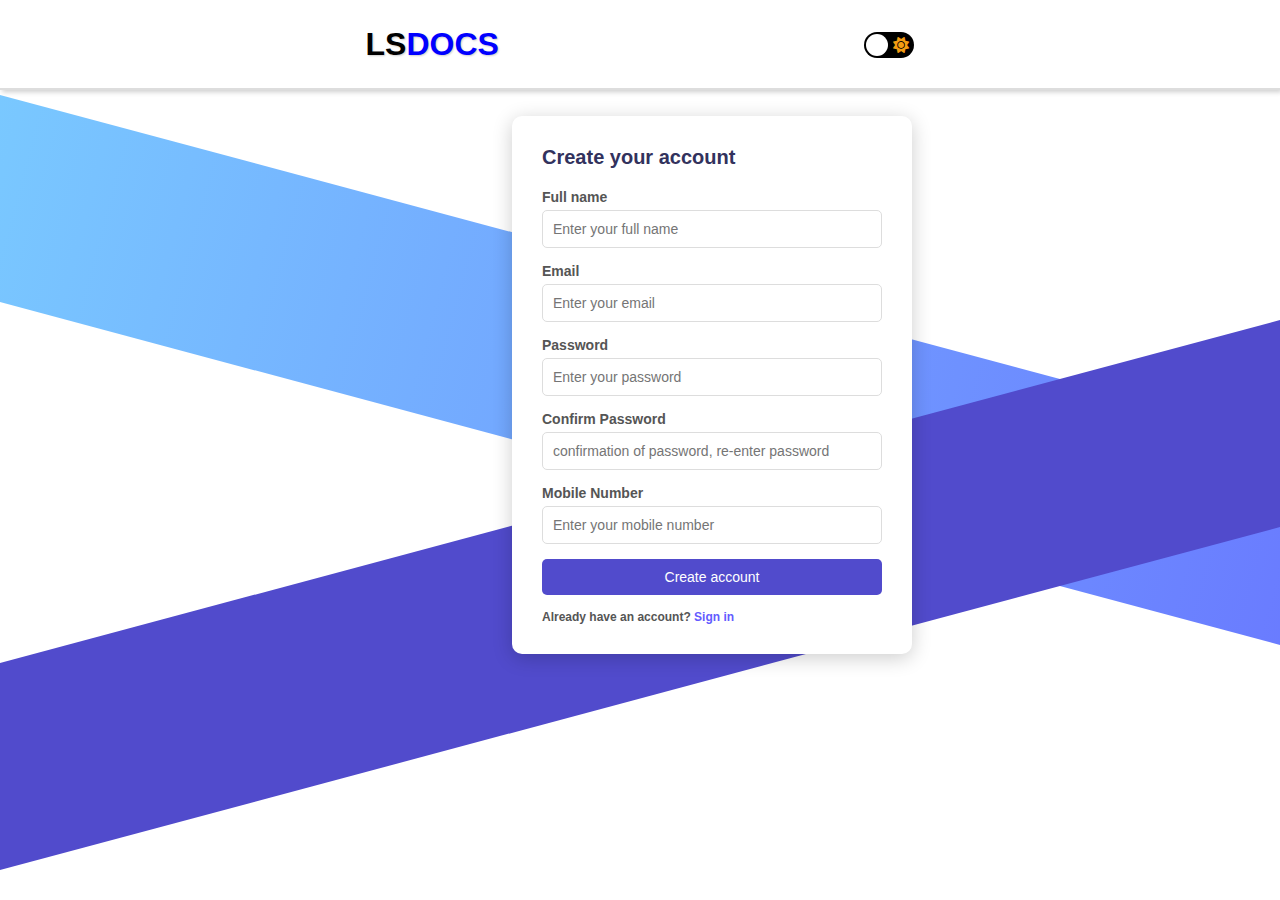
<file: LS-FRONTEND/createAcc.html>
<!DOCTYPE html>
<html lang="en">
  <head>
    <meta charset="UTF-8" />
    <meta name="viewport" content="width=device-width, initial-scale=1.0" />
    <title>Create LS Account</title>
    <link rel="stylesheet" href="./styles.css" />
    <link
      rel="stylesheet"
      href="https://cdnjs.cloudflare.com/ajax/libs/font-awesome/6.0.0-beta3/css/all.min.css"
    />
    <!-- Toast Notification Styles -->
    <style>
      .toast {
        position: fixed;
        bottom: 20px;
        right: 20px;
        background: #4caf50;
        color: #fff;
        padding: 10px 20px;
        border-radius: 5px;
        box-shadow: 0px 4px 8px rgba(0, 0, 0, 0.2);
        opacity: 0;
        transform: translateY(20px);
        transition: opacity 0.3s, transform 0.3s;
      }

      .toast.show {
        opacity: 1;
        transform: translateY(0);
      }
    </style>
  </head>

  <body>
    <nav>
      <a href="./index.html" style="text-decoration: none">
        <div class="siteLogo">
          <span class="LSLogo">LS</span><span class="DOCSLogo">DOCS</span>
        </div>
      </a>
      <div>
        <input type="checkbox" class="checkbox" id="checkbox" />
        <label for="checkbox" class="checkbox-label">
          <i class="fas fa-moon"></i>
          <i class="fas fa-sun"></i>
          <span class="ball"></span>
        </label>
      </div>
    </nav>

    <div class="LoginBackground">
      <div class="blue-bar"></div>
      <div class="purple-bar"></div>
    </div>

    <div class="mainForm">
      <div class="CreateAccHeader">Create your account</div>
      <form id="registerForm">
        <!-- FULL NAME -->
        <div class="form-group">
          <label for="full-name">Full name</label>
          <input
            type="text"
            id="full-name"
            name="name"
            placeholder="Enter your full name"
            required
          />
        </div>

        <!-- EMAIL -->
        <div class="form-group">
          <label for="email">Email</label>
          <input
            type="email"
            id="email"
            name="email"
            placeholder="Enter your email"
            required
          />
        </div>

        <!-- PHONE NUMBER -->
        <div class="form-group">
          <label for="phone">Password</label>
          <input
            type="tel"
            id="phone"
            name="phone"
            placeholder="Enter your password"
            required
          />
        </div>

        <!-- CONFIRM PASSWORD -->
        <div class="form-group">
          <label for="username">Confirm Password</label>
          <input
            type="text"
            id="username"
            name="username"
            placeholder="confirmation of password, re-enter password"
            required
          />
        </div>
        
        <!-- Mobile Number -->
        <div class="form-group">
          <label for="username">Mobile Number</label>
          <input
            type="text"
            id="mobile-no"
            name="mobile-no"
            placeholder="Enter your mobile number"
            required
          />
        </div>
        
        <button type="submit" class="submit-btn">Create account</button>
      </form>

      <div class="additional-links">
        Already have an account? <a href="./login.html">Sign in</a>
      </div>
    </div>

    <!-- Toast Notification -->
    <div id="toast" class="toast"></div>

    <script>
      const form = document.getElementById("registerForm");
      const toast = document.getElementById("toast");

      form.addEventListener("submit", async (e) => {
        e.preventDefault(); // Prevent default form submission

        const formData = {
          name: form.name.value.trim(),
          email: form.email.value.trim(),
          phone: form.phone.value.trim(),
          username: form.username.value.trim(),
          password: form.password.value.trim(),
        };

        try {
          const response = await fetch("http://localhost:5000/api/register", {
            method: "POST",
            headers: { "Content-Type": "application/json" },
            body: JSON.stringify(formData),
          });

          if (!response.ok) {
            const error = await response.json();
            showToast(error.message, "error");
            return;
          }

          const result = await response.json(); // Parse the response JSON
          showToast(result.message, "success");
          form.reset(); // Reset the form
          setTimeout(() => {
            window.location.href = "./login.html"; // Redirect to login.html after delay
          }, 2000); // Adjust delay to match toast duration
        } catch (error) {
          console.error("Error:", error);
          showToast("An error occurred. Please try again.", "error");
        }
      });

      function showToast(message, type) {
        toast.textContent = message;
        toast.style.background = type === "success" ? "#4caf50" : "#f44336";
        toast.classList.add("show");

        setTimeout(() => {
          toast.classList.remove("show");
        }, 2000);
      }
    </script>
  </body>
</html>
</file>
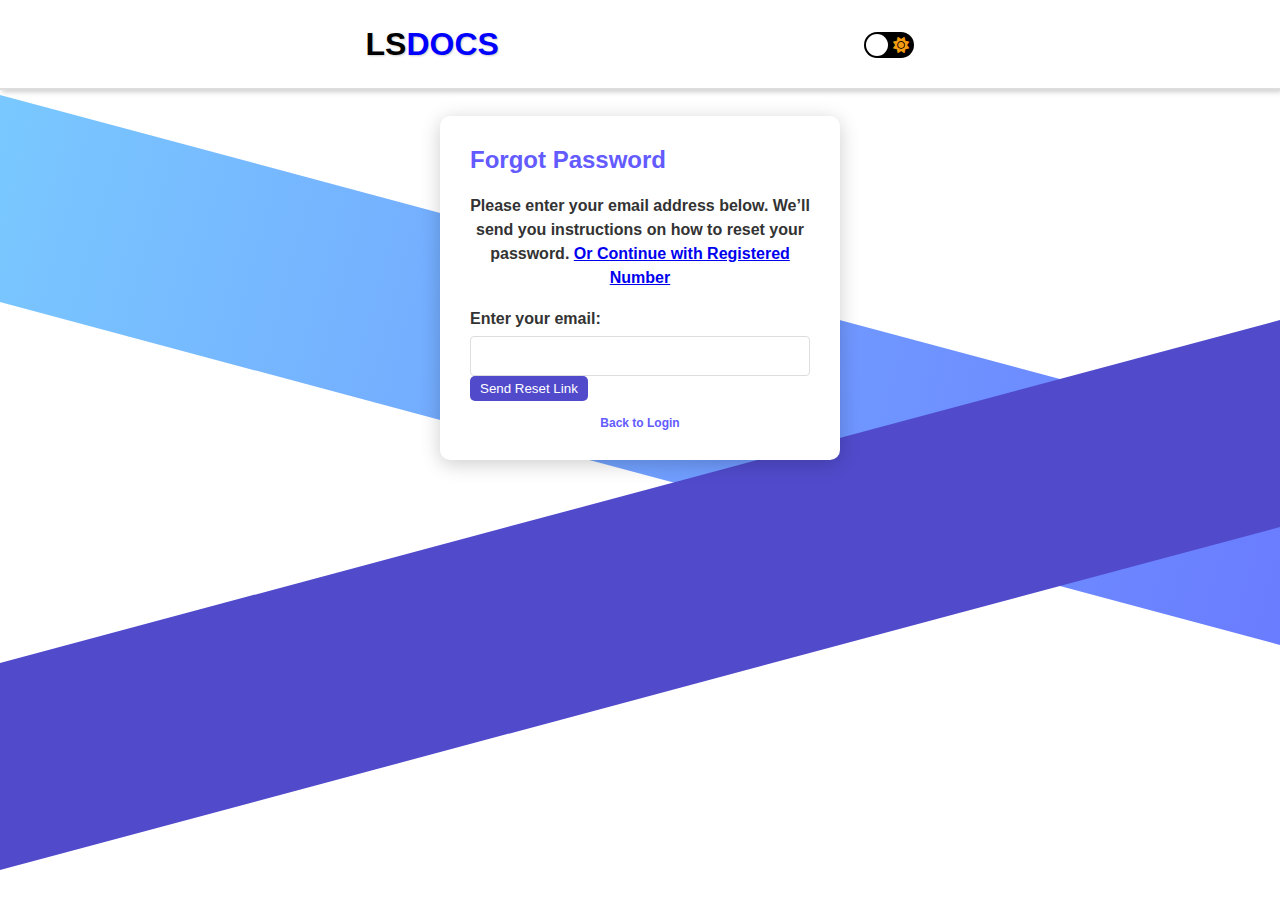
<file: LS-FRONTEND/forgotPassword.html>
<!DOCTYPE html>
<html lang="en">
  <head>
    <meta charset="UTF-8" />
    <meta name="viewport" content="width=device-width, initial-scale=1.0" />
    <title>Forgot Password with OTP (India Only)</title>
    <!-- Link to your reference CSS file -->
    <link rel="stylesheet" href="styles.css" />
    <link
      rel="stylesheet"
      href="https://cdnjs.cloudflare.com/ajax/libs/font-awesome/6.0.0-beta3/css/all.min.css"
    />
  </head>

  <body>
    <nav>
      <a href="./index.html" style="text-decoration: none">
        <div class="siteLogo">
          <span class="LSLogo">LS</span><span class="DOCSLogo">DOCS</span>
        </div>
      </a>
      <div>
        <input type="checkbox" class="checkbox" id="checkbox" />
        <label for="checkbox" class="checkbox-label">
          <i class="fas fa-moon"></i>
          <i class="fas fa-sun"></i>
          <span class="ball"></span>
        </label>
      </div>
    </nav>

    <!-- Hero-like Background -->
    <div class="LoginBackground">
      <div class="blue-bar"></div>
      <div class="purple-bar"></div>
    </div>

    <!-- EMAIL FORM CONTAINER -->
    <div
      class="mainForm"
      id="emailContainer"
      style="left: 50%; transform: translateX(-50%)"
    >
      <div class="logo">Forgot Password</div>

      <p style="text-align: center; margin-bottom: 20px">
        Please enter your email address below. We’ll send you instructions on
        how to reset your password.
        <a href="#" onclick="showPhoneForm(); return false;">
          Or Continue with Registered Number
        </a>
      </p>

      <form id="forgotPasswordForm">
        <label for="email">Enter your email:</label>
        <input type="email" id="email" name="email" required />
        <button type="submit">Send Reset Link</button>
      </form>
      <div
        class="additional-links"
        style="text-align: center; margin-top: 15px"
      >
        <a href="login.html">Back to Login</a>
      </div>
    </div>

    <!-- PHONE FORM CONTAINER -->
    <div
      class="mainForm"
      id="phoneContainer"
      style="left: 50%; transform: translateX(-50%)"
    >
      <div class="logo">Forgot Password</div>

      <p style="text-align: center; margin-bottom: 20px">
        Please enter your registered phone number below. We’ll send you an OTP
        to reset your password.
        <a href="#" onclick="showEmailForm(); return false;">
          Or Continue with Email
        </a>
      </p>

      <!-- STEP 1: PHONE NUMBER INPUT -->
      <form onsubmit="sendOTP(); return false;">
        <div class="form-group">
          <label for="forgotPhone">Phone Number (India Only)</label>
          <!-- 
            Pattern Explanation:
              ^[6-9]\d{9}$ : Must begin with 6, 7, 8, or 9, followed by 9 more digits 
          -->
          <input
            type="tel"
            id="forgotPhone"
            name="forgotPhone"
            pattern="^[6-9]\d{9}$"
            placeholder="e.g. 9876543210"
            required
          />
        </div>
        <button class="submit-btn" id="sendOTPButton" type="submit">
          Send OTP
        </button>
      </form>

      <!-- STEP 2: OTP INPUT (Hidden initially) -->
      <div id="otpSection">
        <div class="form-group">
          <label for="otpInput">Enter OTP</label>
          <input
            type="text"
            id="otpInput"
            name="otpInput"
            placeholder="1234"
            required
          />
        </div>
        <button
          class="submit-btn"
          style="margin-bottom: 0.5rem"
          onclick="validateOTP();"
        >
          Validate OTP
        </button>
        <!-- Where success/error messages appear -->
        <div id="otpMessage" class="message"></div>
      </div>

      <div
        class="additional-links"
        style="text-align: center; margin-top: 15px"
      >
        <a href="login.html">Back to Login</a>
      </div>
    </div>

    <!-- JavaScript for toggling forms & OTP logic -->
    <script>
      // Toggling between Email / Phone forms
      function showPhoneForm() {
        document.getElementById("emailContainer").style.display = "none";
        document.getElementById("phoneContainer").style.display = "block";
      }
      function showEmailForm() {
        document.getElementById("phoneContainer").style.display = "none";
        document.getElementById("emailContainer").style.display = "block";
      }
      document
        .getElementById("forgotPasswordForm")
        .addEventListener("submit", async (e) => {
          e.preventDefault();
          const email = document.getElementById("email").value;

          try {
            const response = await fetch(
              "http://localhost:5000/api/forgot-password",
              {
                method: "POST",
                headers: { "Content-Type": "application/json" },
                body: JSON.stringify({ email }),
              }
            );

            const result = await response.json();
            alert(result.message);
          } catch (error) {
            console.error("Error:", error);
            alert("Failed to send reset link.");
          }
        });
      document.addEventListener("DOMContentLoaded", () => {
        const themeSwitch = document.getElementById("checkbox");
        const currentTheme = localStorage.getItem("theme");

        // Apply saved theme on page load
        if (currentTheme) {
          document.documentElement.setAttribute("data-theme", currentTheme);
          themeSwitch.checked = currentTheme === "dark";
        }

        // Toggle theme
        themeSwitch.addEventListener("change", () => {
          const theme = themeSwitch.checked ? "dark" : "light";
          document.documentElement.setAttribute("data-theme", theme);
          localStorage.setItem("theme", theme);
        });
      });
    </script>
  </body>
</html>
</file>
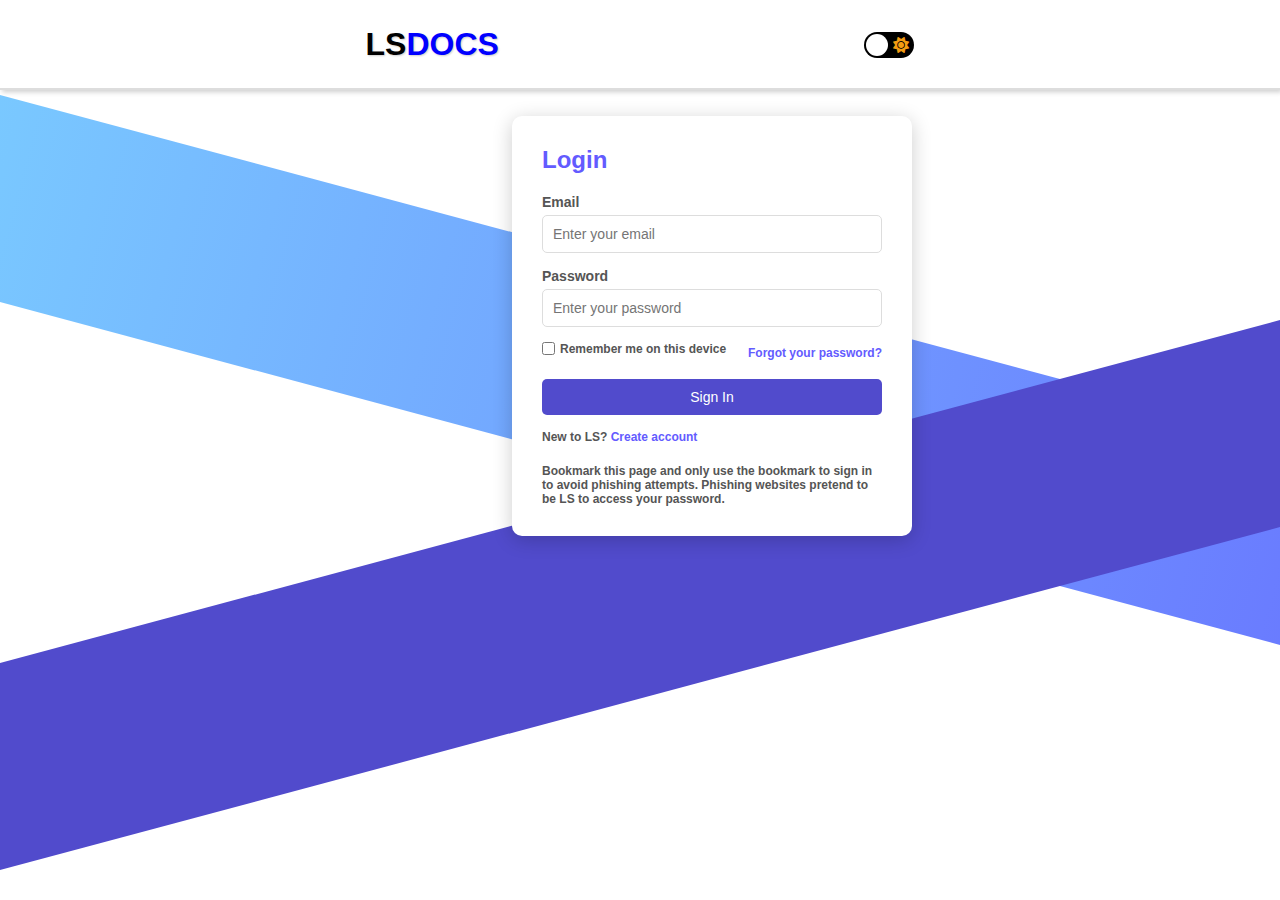
<file: LS-FRONTEND/login.html>
<!DOCTYPE html>
<html lang="en">
  <head>
    <meta charset="UTF-8" />
    <meta name="viewport" content="width=device-width, initial-scale=1.0" />
    <link rel="stylesheet" href="./styles.css" />
    <link
      rel="stylesheet"
      href="https://cdnjs.cloudflare.com/ajax/libs/font-awesome/6.0.0-beta3/css/all.min.css"
    />

    <title>LS Docs Sign-In</title>
  </head>
  <style>
    .toast {
      position: fixed;
      bottom: 20px;
      right: 20px;
      background: #4caf50;
      color: #fff;
      padding: 10px 20px;
      border-radius: 5px;
      box-shadow: 0px 4px 8px rgba(0, 0, 0, 0.2);
      opacity: 0;
      transform: translateY(20px);
      transition: opacity 0.3s, transform 0.3s;
    }

    .toast.show {
      opacity: 1;
      transform: translateY(0);
    }
  </style>

  <body>
    <nav>
      <a href="./index.html" style="text-decoration: none">
        <div class="siteLogo">
          <span class="LSLogo">LS</span><span class="DOCSLogo">DOCS</span>
        </div>
      </a>
      <div>
        <input type="checkbox" class="checkbox" id="checkbox" />
        <label for="checkbox" class="checkbox-label">
          <i class="fas fa-moon"></i>
          <i class="fas fa-sun"></i>
          <span class="ball"></span>
        </label>
      </div>
    </nav>

    <div class="LoginBackground">
      <div class="blue-bar"></div>
      <div class="purple-bar"></div>
    </div>

    <div class="mainForm">
      <div class="logo">Login</div>

      <!-- 
         onsubmit="return validateLoginForm()" 
         ensures that the login form validates email & password before submission.
    -->
      <form>
        <div class="form-group">
          <label for="email">Email</label>
          <input
            type="email"
            id="email"
            placeholder="Enter your email"
            required
          />
        </div>

        <div class="form-group">
          <label for="password">Password</label>
          <input
            type="password"
            id="password"
            placeholder="Enter your password"
            required
          />
        </div>

        <div class="form-options">
          <label>
            <input type="checkbox" />
            Remember me on this device
          </label>
          <a href="./forgotPassword.html">Forgot your password?</a>
        </div>

        <div
          id="loginErrorMessage"
          style="color: red; font-weight: bold; margin-bottom: 0.5rem"
        ></div>

        <button type="submit" class="submit-btn">Sign In</button>
      </form>

      <div class="additional-links">
        New to LS? <a href="./createAcc.html">Create account</a>
      </div>

      <div class="footer-note">
        Bookmark this page and only use the bookmark to sign in to avoid
        phishing attempts. Phishing websites pretend to be LS to access your
        password.
      </div>
    </div>

    <!-- Inline JavaScript to validate email & password -->
    <script>
      document.querySelector("form").addEventListener("submit", async (e) => {
        e.preventDefault(); // Prevent default form submission

        const email = document.getElementById("email").value.trim();
        const password = document.getElementById("password").value.trim();
        const errorDiv = document.getElementById("loginErrorMessage");

        // Clear previous error messages
        errorDiv.textContent = "";

        // Validate inputs
        if (!email || !password) {
          errorDiv.textContent = "All fields are required.";
          return;
        }

        if (password.length < 3) {
          errorDiv.textContent = "Password must be at least 3 characters long.";
          return;
        }

        try {
          const response = await fetch("http://localhost:5000/api/login", {
            method: "POST",
            headers: { "Content-Type": "application/json" },
            body: JSON.stringify({ email, password }),
          });

          if (!response.ok) {
            const error = await response.json();
            errorDiv.textContent = error.message;
            return;
          }

          const result = await response.json();
          showToast(result.message, "success");

          // Redirect to dashboard or home page (optional)
          setTimeout(() => {
            window.location.href = "./index.html"; // Update with your desired page
          }, 1500);
        } catch (error) {
          console.error("Error:", error);
          errorDiv.textContent = "An error occurred. Please try again.";
        }
      });

      function showToast(message, type) {
        const toast = document.createElement("div");
        toast.className = "toast";
        toast.textContent = message;
        toast.style.background = type === "success" ? "#4caf50" : "#f44336";

        document.body.appendChild(toast);

        // Show toast notification
        setTimeout(() => {
          toast.classList.add("show");
          setTimeout(() => {
            toast.classList.remove("show");
            toast.remove();
          }, 2000);
        }, 100);
      }

      document.addEventListener("DOMContentLoaded", () => {
        const themeSwitch = document.getElementById("checkbox");
        const currentTheme = localStorage.getItem("theme");

        // Apply saved theme on page load
        if (currentTheme) {
          document.documentElement.setAttribute("data-theme", currentTheme);
          themeSwitch.checked = currentTheme === "dark";
        }

        // Toggle theme
        themeSwitch.addEventListener("change", () => {
          const theme = themeSwitch.checked ? "dark" : "light";
          document.documentElement.setAttribute("data-theme", theme);
          localStorage.setItem("theme", theme);
        });
      });
    </script>
  </body>
</html>
</file>
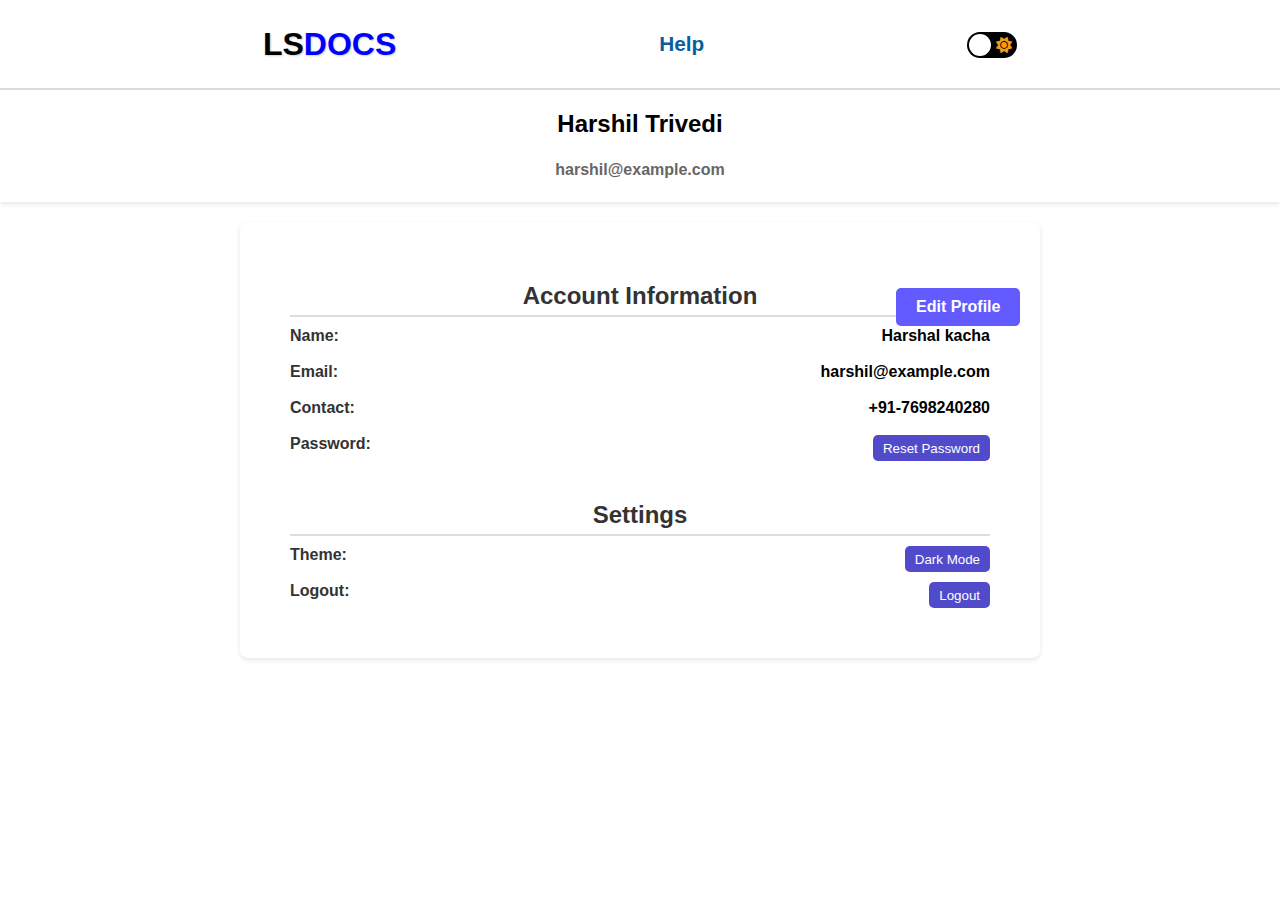
<file: LS-FRONTEND/profile.html>
<!DOCTYPE html>
<html lang="en">
  <head>
    <meta charset="UTF-8" />
    <meta name="viewport" content="width=device-width, initial-scale=1.0" />
    <title>My Profile</title>
    <link rel="stylesheet" href="./styles.css" />
    <link
      rel="stylesheet"
      href="https://cdnjs.cloudflare.com/ajax/libs/font-awesome/6.0.0-beta3/css/all.min.css"
    />
  </head>

  <body>
    <nav>
      <a href="./index.html" style="text-decoration: none">
        <div class="siteLogo">
          <span class="LSLogo">LS</span><span class="DOCSLogo">DOCS</span>
        </div>
      </a>

      <div>
        <ul style="list-style: none">
          <a href="./help.html" style="text-decoration: none">
            <li class="listItems">Help</li>
          </a>
        </ul>
      </div>
      <div>
        <input type="checkbox" class="checkbox" id="checkbox" />
        <label for="checkbox" class="checkbox-label">
          <i class="fas fa-moon"></i>
          <i class="fas fa-sun"></i>
          <span class="ball"></span>
        </label>
      </div>
    </nav>

    <header class="profile-header">
      <!-- Default content in case fetch fails -->
      <h1>Loading Profile...</h1>
    </header>
    <main id="profile-content" class="profile-content">
      <!-- Default content in case fetch fails -->
      <p>Loading content...</p>
    </main>

    <section class="edit-profile-container">
      <h1>Edit Your Profile</h1>
      <form id="editProfileForm">
        <div class="form-group">
          <label for="profileName">Name</label>
          <input
            type="text"
            id="profileName"
            placeholder="Enter your name"
            required
          />
        </div>

        <div class="form-group">
          <label for="profileEmail">Email</label>
          <input
            type="email"
            id="profileEmail"
            placeholder="Enter your email"
            required
          />
        </div>

        <div class="form-group">
          <label for="profileContact">Contact</label>
          <input
            type="tel"
            id="profileContact"
            placeholder="Enter your contact number"
            required
          />
        </div>

        <div class="form-actions">
          <button type="submit" class="save-btn">Save Changes</button>
          <a href="./profile.html" style="text-decoration: none"
            ><button type="button" class="cancel-btn">Cancel</button></a
          >
        </div>
      </form>
    </section>
    <script src="https://cdnjs.cloudflare.com/ajax/libs/gsap/3.12.2/gsap.min.js"></script>

    <script>
      document.addEventListener("DOMContentLoaded", () => {
        const mainElement = document.getElementById("profile-content");
        const headerElement = document.querySelector(".profile-header");

        // Fetch data from JSON
        fetch(`./JSON/profileData.json?${Date.now()}`) // Cache busting
          .then((response) => {
            if (!response.ok)
              throw new Error(`HTTP error! status: ${response.status}`);
            return response.json();
          })
          .then((data) => {
            const { profileHeader, profileContent } = data;

            // Populate Header Section
            headerElement.innerHTML = `
              <h1 class="profile-name">${profileHeader.name}</h1>
              <p class="profile-email">${profileHeader.email}</p>
              <a href="${profileHeader.editProfileLink}" class="edit-profile-btn">${profileHeader.editProfileText}</a>
            `;

            // Populate Main Content
            mainElement.innerHTML = "";

            // Account Info Section
            const accountSection = document.createElement("section");
            accountSection.classList.add("account-info");
            accountSection.innerHTML = `<h2>${profileContent.accountInfo.title}</h2>`;
            profileContent.accountInfo.items.forEach((item) => {
              const infoItem = document.createElement("div");
              infoItem.classList.add("info-item");
              infoItem.innerHTML = item.buttonText
                ? `<label>${item.label}:</label><button class="reset-password-btn">${item.buttonText}</button>`
                : `<label>${item.label}:</label><span>${item.value}</span>`;
              accountSection.appendChild(infoItem);
            });
            mainElement.appendChild(accountSection);

            // Settings Section
            const settingsSection = document.createElement("section");
            settingsSection.classList.add("settings");
            settingsSection.innerHTML = `<h2>${profileContent.settings.title}</h2>`;
            profileContent.settings.items.forEach((item) => {
              const settingItem = document.createElement("div");
              settingItem.classList.add("setting-item");
              settingItem.innerHTML = `
                <label>${item.label}:</label>
                <button>${item.buttonText}</button>
              `;
              settingsSection.appendChild(settingItem);
            });
            mainElement.appendChild(settingsSection);
          })
          .catch((error) => {
            console.error("Error fetching JSON:", error);
            mainElement.innerHTML =
              "<p>Error loading profile content. Please try again later.</p>";
            headerElement.innerHTML = "<h1>Error loading profile header</h1>";
          });
      });

      document.addEventListener("DOMContentLoaded", () => {
        const editProfileContainer = document.querySelector(
          ".edit-profile-container"
        );
        const overlay = document.createElement("div");

        // Add overlay styles
        overlay.style.position = "fixed";
        overlay.style.top = "0";
        overlay.style.left = "0";
        overlay.style.width = "100%";
        overlay.style.height = "100%";
        overlay.style.backgroundColor = "rgba(0, 0, 0, 0.7)";
        overlay.style.zIndex = "999";
        overlay.style.display = "none";

        // Append the overlay to the body
        document.body.appendChild(overlay);

        // Function to show the edit profile container
        const showEditProfile = () => {
          editProfileContainer.style.position = "fixed";
          editProfileContainer.style.top = "50%";
          editProfileContainer.style.left = "50%";
          editProfileContainer.style.transform = "translate(-50%, -50%)";
          editProfileContainer.style.zIndex = "1000";
          editProfileContainer.style.display = "block";
          overlay.style.display = "block";
        };

        // Function to hide the edit profile container
        const hideEditProfile = () => {
          editProfileContainer.style.display = "none";
          overlay.style.display = "none";
        };

        // Event listener for dynamic button
        document.body.addEventListener("click", (e) => {
          if (e.target.classList.contains("edit-profile-btn")) {
            e.preventDefault();
            showEditProfile();
          }
        });

        // Event listener for cancel button
        document.body.addEventListener("click", (e) => {
          if (e.target.classList.contains("cancel-btn")) {
            e.preventDefault();
            hideEditProfile();
          }
        });

        // Close the overlay if clicked outside the edit profile container
        overlay.addEventListener("click", hideEditProfile);
      });

      document.addEventListener("DOMContentLoaded", () => {
        const themeSwitch = document.getElementById("checkbox");
        const currentTheme = localStorage.getItem("theme");

        // Apply saved theme on page load
        if (currentTheme) {
          document.documentElement.setAttribute("data-theme", currentTheme);
          themeSwitch.checked = currentTheme === "dark";
        }

        // Toggle theme
        themeSwitch.addEventListener("change", () => {
          const theme = themeSwitch.checked ? "dark" : "light";
          document.documentElement.setAttribute("data-theme", theme);
          localStorage.setItem("theme", theme);
        });
      });
    </script>
  </body>
</html>
</file>
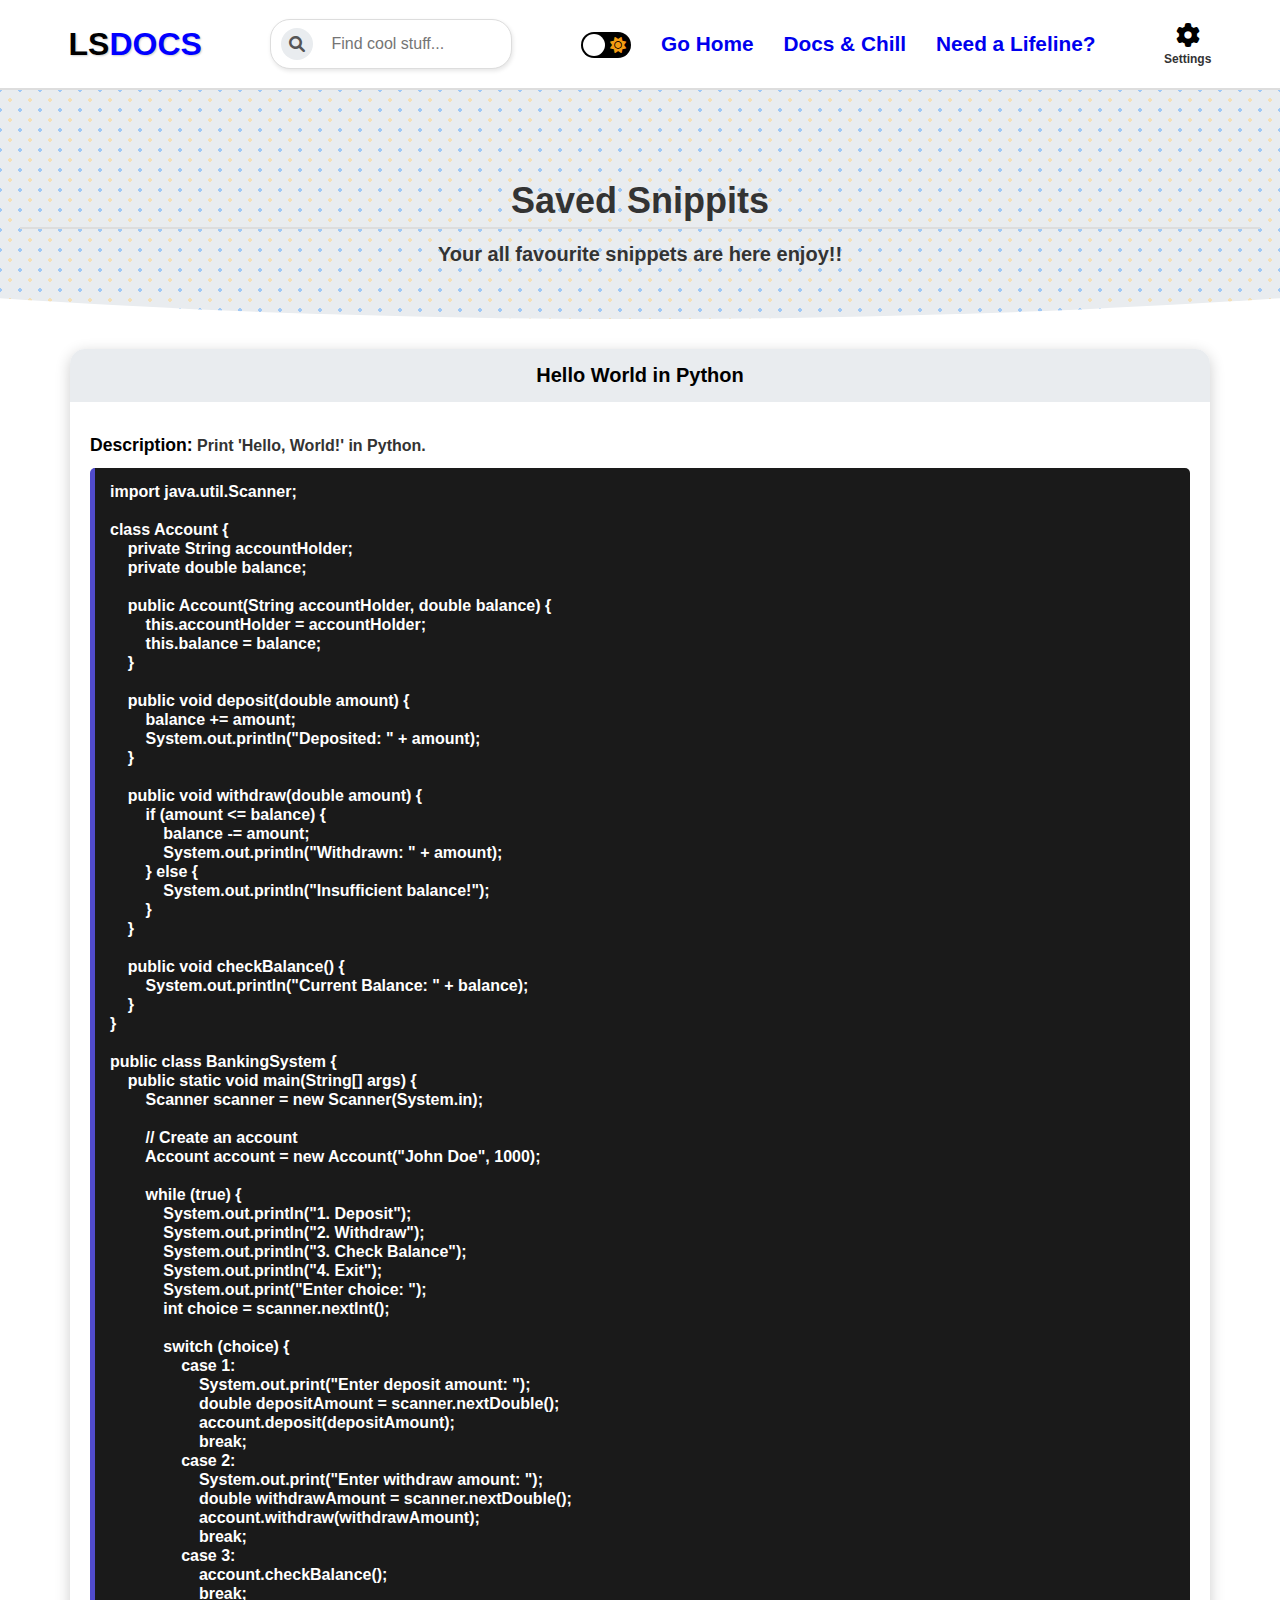
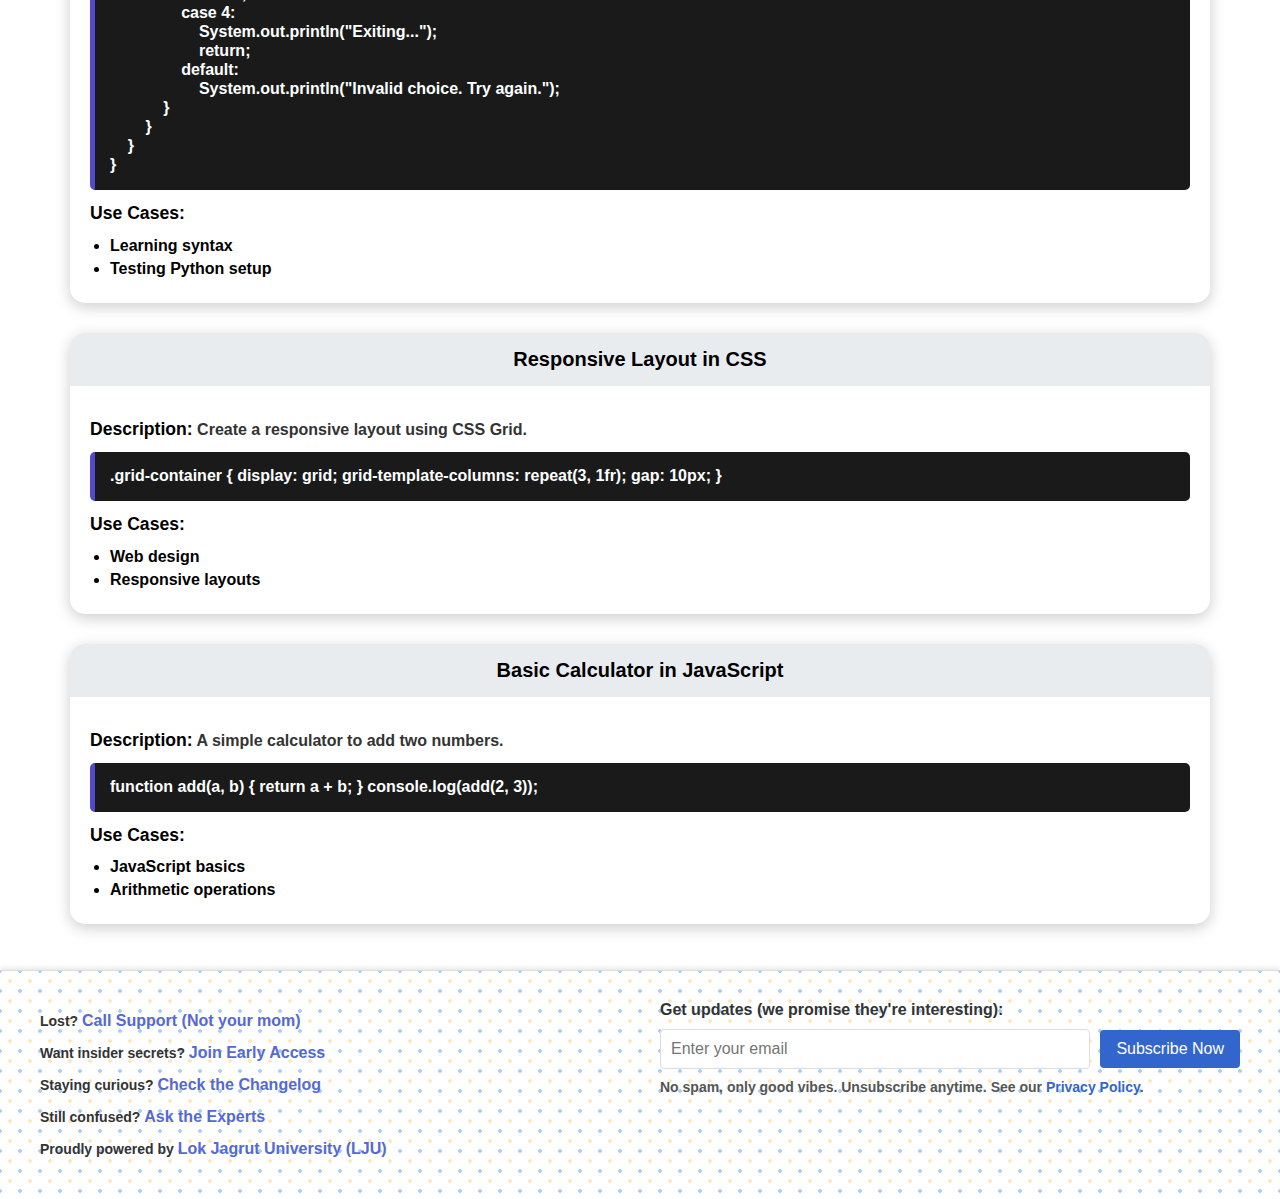
<file: LS-FRONTEND/saved-2.html>
<!DOCTYPE html>
<html lang="en">

<head>
    <meta charset="UTF-8">
    <meta name="viewport" content="width=device-width, initial-scale=1.0">
    <title>CodeVault - Saved Snippets</title>
    <link rel="stylesheet" href="https://cdnjs.cloudflare.com/ajax/libs/font-awesome/6.0.0-beta3/css/all.min.css" />
    <link rel="stylesheet" href="./styles.css">
</head>

<body>

    <body>
        <nav>
            <a href="./index.html" style="text-decoration: none">
                <div class="siteLogo">
                    <span class="LSLogo">LS</span><span class="DOCSLogo">DOCS</span>
                </div>
            </a>

            <div class="searchBar">
                <i class="fa fa-search searchIcon"></i>
                <input type="text" id="searchInput" placeholder="Find cool stuff..." />
            </div>
            <div id="searchResults" class="search-results"></div>

            <div>
                <ul style="list-style: none; padding: 0">
                    <div>
                        <input type="checkbox" class="checkbox" id="checkbox" />
                        <label for="checkbox" class="checkbox-label">
                            <i class="fas fa-moon"></i>
                            <i class="fas fa-sun"></i>
                            <span class="ball"></span>
                        </label>
                    </div>
                    <li class="listItems">
                        <a href="./index.html" style="text-decoration: none">Go Home</a>
                    </li>
                    <li class="listItems">
                        <a href="./docs.html" style="text-decoration: none">Docs & Chill</a>
                    </li>
                    <li class="listItems">
                        <a href="./help.html" style="text-decoration: none">Need a Lifeline?</a>
                    </li>
                </ul>

            </div>

            <!-- Profile Section -->
            <div class="profile-section">
                <div class="profile-container">
                    <i class="fa-solid fa-gear" style="font-size: 1.5rem" id="profileDropdownButton"></i>
                    <span class="profile-label">Settings </span>
                </div>
                <ul class="dropdown-menu" id="profileDropdown" >
                    <li><a href="./profile.html">My Profile</a></li>
                    <li><a href="./saved-2.html">Saved Snippets</a></li>
                    <li><a href="./login.html">Sign In</a></li>
                    <li><a href="./createAcc.html">Create Account</a></li>
                    <li class="logout"><a href="#">Logout</a></li>
                </ul>
            </div>
        </nav>

        <!-- Hero Section -->
        <div class="Saved-snip-hero">
            <h2>Saved Snippits</h2>
            <p>Your all favourite snippets are here enjoy!!</p>
        </div>

        <!-- Snippet Cards -->
        <div class="saved-snippet-container" id="saved-snippet-container">
            <!-- Cards are dynamically added here -->
        </div>

        <footer class="footer">
            <div class="footer-content">
                <div class="footer-links">
                    <p>Lost? <a href="#">Call Support (Not your mom)</a></p>
                    <p>Want insider secrets? <a href="#">Join Early Access</a></p>
                    <p>Staying curious? <a href="#">Check the Changelog</a></p>
                    <p>Still confused? <a href="#">Ask the Experts</a></p>
                    <p class="powered">
                        Proudly powered by <a href="#">Lok Jagrut University (LJU)</a>
                    </p>
                </div>
                <div class="footer-signup">
                    <label for="email">Get updates (we promise they're interesting):</label>
                    <div class="signup-form">
                        <input type="email" id="email" placeholder="Enter your email" aria-label="Email address" />
                        <button id="signup-btn">Subscribe Now</button>
                    </div>
                    <small>
                        No spam, only good vibes. Unsubscribe anytime. See our
                        <a href="#">Privacy Policy</a>.
                    </small>
                </div>
            </div>
        </footer>

        <script>
            // Snippet Data
            const snippets = [
                {
                    "title": "Hello World in Python",
                    "description": "Print 'Hello, World!' in Python.",
                    "code": `import java.util.Scanner;

class Account {
    private String accountHolder;
    private double balance;

    public Account(String accountHolder, double balance) {
        this.accountHolder = accountHolder;
        this.balance = balance;
    }

    public void deposit(double amount) {
        balance += amount;
        System.out.println("Deposited: " + amount);
    }

    public void withdraw(double amount) {
        if (amount <= balance) {
            balance -= amount;
            System.out.println("Withdrawn: " + amount);
        } else {
            System.out.println("Insufficient balance!");
        }
    }

    public void checkBalance() {
        System.out.println("Current Balance: " + balance);
    }
}

public class BankingSystem {
    public static void main(String[] args) {
        Scanner scanner = new Scanner(System.in);

        // Create an account
        Account account = new Account("John Doe", 1000);

        while (true) {
            System.out.println("1. Deposit");
            System.out.println("2. Withdraw");
            System.out.println("3. Check Balance");
            System.out.println("4. Exit");
            System.out.print("Enter choice: ");
            int choice = scanner.nextInt();

            switch (choice) {
                case 1:
                    System.out.print("Enter deposit amount: ");
                    double depositAmount = scanner.nextDouble();
                    account.deposit(depositAmount);
                    break;
                case 2:
                    System.out.print("Enter withdraw amount: ");
                    double withdrawAmount = scanner.nextDouble();
                    account.withdraw(withdrawAmount);
                    break;
                case 3:
                    account.checkBalance();
                    break;
                case 4:
                    System.out.println("Exiting...");
                    return;
                default:
                    System.out.println("Invalid choice. Try again.");
            }
        }
    }
}`,
                    "file_name": "hello_world.py",
                    "use_cases": ["Learning syntax", "Testing Python setup"]
                },
                {
                    "title": "Responsive Layout in CSS",
                    "description": "Create a responsive layout using CSS Grid.",
                    "code": `.grid-container { display: grid; grid-template-columns: repeat(3, 1fr); gap: 10px; }`,
                    "file_name": "responsive_layout.css",
                    "use_cases": ["Web design", "Responsive layouts"]
                },
                {
                    "title": "Basic Calculator in JavaScript",
                    "description": "A simple calculator to add two numbers.",
                    "code": `function add(a, b) { return a + b; } console.log(add(2, 3));`,
                    "file_name": "calculator.js",
                    "use_cases": ["JavaScript basics", "Arithmetic operations"]
                }
            ];

            const container = document.getElementById('saved-snippet-container');

            // Generate Cards
            snippets.forEach(snippet => {
                const card = document.createElement('div');
                card.className = 'snippet-card';
                card.innerHTML = `
                <div class="card-header">${snippet.title}</div>
                <div class="card-body">
                    <p><strong>Description:</strong> ${snippet.description}</p>
                    <pre><copyy>${snippet.code}</copyy></pre>
                    <p><strong>Use Cases:</strong></p>
                    <ul>${snippet.use_cases.map(useCase => `<li>${useCase}</li>`).join('')}</ul>
                </div>
            `;
                container.appendChild(card);
            });

            document.addEventListener("DOMContentLoaded", () => {
                const themeSwitch = document.getElementById("checkbox");
                const currentTheme = localStorage.getItem("theme");

                // Apply saved theme on page load
                if (currentTheme) {
                    document.documentElement.setAttribute("data-theme", currentTheme);
                    themeSwitch.checked = currentTheme === "dark";
                }

                // Toggle theme
                themeSwitch.addEventListener("change", () => {
                    const theme = themeSwitch.checked ? "dark" : "light";
                    document.documentElement.setAttribute("data-theme", theme);
                    localStorage.setItem("theme", theme);
                });
            });
            
        </script>
        <script src="./main.js"></script>
    </body>

</html>
</file>
<file: LS-FRONTEND/styles.css>
:root {
  --nav-bg: #fff;
  --bg-color: #ffffff;
  --text-color: #000000;
  --link-color: #1a73e8;
  --nav-border: #ddd;
  --scroll-bar-color: #000;
  --scroll-bar-thumb-color: #514bcc;
  --listItems-hover: #514bcc;
  --searchIcon-bg: #e9ecef;
  --searchIcon-color: #555;
  --search-res-hover: #f4f7fb;
  --bg-layout-blue: #55a3fc80;
  --bg-layout-yellow: #ffd17c80;
  --shadow: #00000033;
  --btnExplore-focus: #6578d84d;
  --btnExplore-disabled: #a6b1e0;
  --btnExplore-hover: #5063b8;
  --signInLinks: #5469d4;
  --signInLinks-hover: #3d55d1;
  --tiltedHeroBoxLine: #c5c5c5;
  --item-bg: #f9f9f9;
  --item-border: #e0e0e0;
  --p-color-333: #333;
  --signup-form-border: #3366cc;
  --copy-btn-bg-color: #635bff;
  --text-color-fff: #fff;
  --terminal-bg: #1a1a1a;
  --terminal-color: #f1f5f9;
  --cancel-btn-bg: #ff0000;
  --LS: #000;
}
[data-theme="dark"] {
  --LS: #fff;
  --nav-bg: #111;
  --bg-color: #121212;
  --text-color: #a3a3a3;
  --link-color: #82aaff;
  --nav-border: #1e1e1e;
  --scroll-bar-color: #1a1a1a;
  --scroll-bar-thumb-color: #4a90e2;
  --listItems-hover: #3d5afe;
  --searchIcon-bg: #1c1c1c;
  --searchIcon-color: #a0a0a0;
  --search-res-hover: #2a2a2a;
  --bg-layout-blue: #1e3a8a80;
  --bg-layout-yellow: #f59e0b80;
  --shadow: #00000099;
  --btnExplore-focus: #4a5fa040;
  --btnExplore-disabled: #6b7280;
  --btnExplore-hover: #3b82f6;
  --signInLinks: #60a5fa;
  --signInLinks-hover: #2563eb;
  --tiltedHeroBoxLine: #333;
  --item-bg: #1e1e1e;
  --item-border: #2c2c2c;
  --p-color-333: #d1d5db;
  --signup-form-border: #3b82f6;
  --copy-btn-bg-color: #6366f1;
  --text-color-fff: #f9fafb;
  --terminal-bg: #181818;
  --terminal-color: #cbd5e1;
  --cancel-btn-bg: #ef4444;
}

* {
  margin: 0;
  padding: 0;
  font-family: Arial, Helvetica, sans-serif;
  list-style: none;
  box-sizing: border-box;
  scrollbar-width: thin;
  scrollbar-color: var(--scroll-bar-thumb-color) var(--scroll-bar-color);
}

::selection {
  color: #ffffff;
  background-color: var(--scroll-bar-thumb-color);
}

body {
  color: var(--text-color);
  font-family: Arial, Helvetica, sans-serif;
  font-weight: 600;
  list-style: none;
  background: var(--bg-color);
}
.checkbox {
  opacity: 0;
  position: absolute;
}

.checkbox-label {
  background-color: var(--text-color);
  width: 50px;
  height: 26px;
  border-radius: 50px;
  position: relative;
  padding: 5px;
  margin-top: 10px;
  cursor: pointer;
  display: flex;
  justify-content: space-between;
  align-items: center;
}

.fa-moon {
  color: #f1c40f;
}

.fa-sun {
  color: #f39c12;
}

.checkbox-label .ball {
  background-color: #fff;
  width: 22px;
  height: 22px;
  position: absolute;
  left: 2px;
  top: 2px;
  border-radius: 50%;
  transition: transform 0.2s linear;
}

.checkbox:checked + .checkbox-label .ball {
  transform: translateX(24px);
}
/* Navigation */
nav {
  background-color: var(--nav-bg);
  height: 10vh;
  width: 100%;
  display: flex;
  justify-content: space-evenly;
  align-items: center;
  box-shadow: 2px 2px 5px rgba(0, 0, 0, 0.2);
  border-bottom: 2px solid var(--nav-border);
  transition: all 0.3s ease;
}

nav .siteLogo {
  font-size: 2rem;
  text-shadow: 1px 1px 2px rgba(0, 0, 0, 0.2);
}

nav ul {
  display: flex;
  justify-content: center;
  align-items: center;
  gap: 30px;
}

.listItems {
  font-size: 1.3rem;
  cursor: pointer;
  transition: color 0.3s ease;
}

.listItems:hover {
  color: var(--listItems-hover);
  text-shadow: 0 1px 3px rgba(0, 0, 0, 0.2);
}

.searchBar {
  border: 1px solid var(--nav-border);
  display: flex;
  align-items: center;
  gap: 0.5em;
  padding: 5px 10px;
  border-radius: 20px;
  background-color: var(--bg-color);
  box-shadow: 1px 2px 4px rgba(0, 0, 0, 0.1);
}

.LSLogo {
  color: var(--LS);
}
.DOCSLogo {
  color: blue;
}

.searchBar input {
  background-color: transparent;
  outline: none;
  border: none;
  font-size: 1rem;
  width: 180px;
  transition: width 0.3s ease;
}

.searchBar input:focus {
  width: 220px;
}

.searchIcon {
  padding: 0.5rem;
  border-radius: 50%;
  background-color: var(--searchIcon-bg);
  cursor: pointer;
  color: var(--searchIcon-color);
  transition: background-color 0.3s, transform 0.3s;
}

.searchIcon:hover {
  background-color: var(--listItems-hover);
  color: var(--bg-color);
  transform: scale(1.1);
}

/* Search Results */
.search-container {
  position: relative;
  width: 100%;
  max-width: 200px;
  margin: 20px auto;
}

.search-results {
  position: absolute;
  top: 70px;
  left: 30rem;
  background-color: var(--bg-color);
  width: auto;
  max-width: 45%;
  max-height: 300px;
  overflow-y: auto;
  border: 1px solid var(--nav-border);
  border-radius: 10px;
  box-shadow: 0 4px 6px rgba(0, 0, 0, 0.1);
  display: none;
  z-index: 10;
  padding: 1rem;
}

.search-results ul {
  list-style: none;
  margin: 0;
  padding: 0;
}

.search-results li {
  padding: 10px;
  border-bottom: 1px solid var(--nav-border);
  transition: background-color 0.2s ease;
}

.search-results li:hover {
  background-color: var(--search-res-hover);
  cursor: pointer;
}

.search-results li a {
  text-decoration: none;
  color: var(--searchIcon-color);
  font-weight: bold;
}

.search-results li a:hover {
  text-decoration: underline;
}

.heroSection {
  height: 230px;
  position: relative;
  display: flex;
  flex-direction: row;
  justify-content: center;
  margin-bottom: 50px;
  background-image: radial-gradient(
      circle,
      var(--bg-layout-yellow) 2px,
      transparent 2px
    ),
    radial-gradient(circle, var(--bg-layout-blue) 2px, transparent 2px);
  background-size: 20px 20px;
  background-position: 0 0, 10px 10px;
  background-color: var(--bg-color);
}

/* Profile Section */
.profile-section {
  position: relative;
  display: flex;
  align-items: center;
  gap: 10px;
}

.profile-container {
  display: flex;
  flex-direction: column;
  align-items: center;
  cursor: pointer;
}

.profile-avatar {
  width: 60px;
  height: 60px;
  border-radius: 50%;
  object-fit: cover;
  transition: box-shadow 0.3s ease;
}

.profile-avatar:hover {
  box-shadow: 0 4px 6px var(--shadow);
}

.profile-label {
  font-size: 12px;
  color: var(--searchIcon-color);
  margin-top: 5px;
  text-align: center;
  display: flex;
  align-items: center;
  gap: 5px;
}

.profile-label i {
  font-size: 10px;
}

/* Dropdown Menu */
/* Dropdown Menu */
.dropdown-menu {
  display: none;
  position: absolute;
  right: 0;
  top: 70px;
  /* Adjusted for new layout */
  background-color: var(--bg-color);
  border: 1px solid var(--nav-border);
  border-radius: 8px;
  box-shadow: 0 4px 6px rgba(0, 0, 0, 0.1);
  list-style: none;
  padding: 10px 0;
  z-index: 1000;
}

.dropdown-menu li {
  padding: 10px 20px;
  transition: background-color 0.3s ease;
}

.dropdown-menu li a {
  text-decoration: none;
  color: var(--searchIcon-color);
  font-size: 14px;
}

/* Special style for Logout */
.dropdown-menu li.logout a {
  color: red;
  font-weight: bold;
}

.dropdown-menu li.logout:hover a {
  background-color: var(--bg-color);
}

.dropdown-menu li:hover {
  background-color: var(--search-res-hover);
}

/* Show Dropdown */
.dropdown-menu.show {
  display: block;
}

.heroSectionLeft .heading {
  font-size: 28px;
  padding-top: 5px;
  padding-bottom: 10px;
}

.heroSectionLeftContent {
  font-size: 20px;
  font-weight: 300;
  color: var(--searchIcon-color);
  padding-top: 5px;
  padding-bottom: 10px;
}

.btnExplore {
  background-color: #6578d8;
  color: white;
  padding: 12px 50px;
  border-radius: 8px;
  border: none;
  cursor: pointer;
  font-size: 16px;
  font-weight: bold;
  transition: all 0.3s ease;
  box-shadow: 0 4px 6px var(--shadow);
}

/* Hover effect */
.btnExplore:hover {
  background-color: var(--btnExplore-hover);
  box-shadow: 0 6px 10px var(--shadow);
  transform: translateY(-2px);
}

/* Focus effect */
.btnExplore:focus {
  outline: none;
  box-shadow: 0 0 0 4px var(--btnExplore-focus);
}

/* Disabled state */
.btnExplore:disabled {
  background-color: var(--btnExplore-disabled);
  cursor: not-allowed;
  opacity: 0.7;
}

.heroSectionRight {
  position: relative;
  margin-left: 60px;
  z-index: 1;
}

.signInLinks {
  height: 80px;
  padding: 20px 20px 20px 20px;
  background: var(--bg-color);
  border: 1px solid var(--nav-border);
  border-radius: 20px;
  box-shadow: 5px 5px 10px 0px var(--shadow);
}

.signInLinks a {
  text-decoration: none;
  color: var(--signInLinks);
}

.signInLinks a :hover {
  text-decoration: none;
  color: var(--signInLinks-hover);
}

.tiltedHeroBox {
  position: absolute;
  top: 20px;
  left: 230px;
  z-index: -1;
  transform: rotate(-3deg);
  height: 150px;
  width: 250px;
  padding: 25px 0px 20px 0px;
  background: var(--bg-color);
  border: 1px solid var(--nav-border);
  border-radius: 20px;
  box-shadow: 5px 5px 10px 0px var(--shadow);
}

.tiltedHeroBoxLine {
  height: 30px;
  width: 100%;
  background-color: var(--tiltedHeroBoxLine);
}

.DonatLink {
  font-size: 18px;
  padding: 10px;
}

.creditCardChip {
  margin-top: -10px;
  margin-left: 170px;
}

h1 {
  font-size: 2rem;
  margin-bottom: 20px;
}

h2 {
  font-size: 1.5rem;
  margin-top: 40px;
  margin-bottom: 20px;
  color: var(--searchIcon-color);
}

.grid {
  display: grid;
  grid-template-columns: repeat(auto-fit, minmax(220px, 1fr));
  gap: 25px;
  /* Increased gap for better spacing */
  margin: 20px 0;
  /* Added margin for section separation */
}

.item {
  display: flex;
  align-items: baseline;
  justify-content: baseline;
  gap: 12px;
  padding: 12px 15px;
  /* Slightly increased padding */
  background: var(--item-bg);
  /* Softer background color */
  border: 1px solid var(--item-border);
  /* Subtle border */
  border-radius: 10px;
  /* Slightly larger border radius */
  box-shadow: 0 2px 5px var(--shadow);
  transition: transform 0.2s ease, box-shadow 0.2s ease;
}

.item:hover {
  /* transform: translateY(-5px); */
  /* Added slight elevation */
  box-shadow: 0 6px 12px rgba(0, 0, 0, 0.15);
  background: var(--bg-color);
  /* Highlight on hover */
}

.icon,
.icon img {
  width: 50px;
  height: auto;
  border-radius: 10px;
  flex-shrink: 0;
  font-size: 3em;
  margin-bottom: 1rem;
}

.kotlinLOGO {
  height: 50px;
  width: 50px;
}

p {
  margin: 0;
  font-size: 1em;
  /* Slightly larger text */
  line-height: 1.5;
  color: var(--p-color-333);
  /* Darker text for better readability */
}

strong {
  font-size: 1.1rem;
  font-weight: bold;
  color: var(--text-color);
  text-decoration: none !important;
}

section {
  margin: 30px;
  /* Added margin around sections */
}

h2 {
  font-size: 1.5rem;
  margin-bottom: 20px;
  color: var(--p-color-333);
  text-align: center;
}

.languageSelector {
  padding-left: 15%;
  padding-right: 15%;
  background: var(--bg-color);
}

.grid {
  display: grid;
  grid-template-columns: repeat(auto-fit, minmax(250px, 1fr));
  gap: 1.5rem;
}

.item {
  text-align: center;
  padding: 1rem;
  border: 2px solid var(--nav-border);
  border-radius: 8px;
  box-shadow: 0 2px 4px var(--shadow);
  transition: transform 0.2s;
}

.footer {
  margin-top: 100px;
  background-color: var(--bg-color);
  border-top: 1px solid var(--nav-border);
  padding: 40px;
  display: flex;
  flex-direction: column;
  align-items: center;
  font-size: 15px;
  background-image: radial-gradient(
      circle,
      var(--bg-layout-yellow) 2px,
      transparent 2px
    ),
    radial-gradient(circle, var(--bg-layout-blue) 2px, transparent 2px);
  background-size: 20px 20px;
  background-position: 0 0, 10px 10px;
}

.footer-content {
  display: flex;
  flex-wrap: wrap;
  justify-content: space-between;
  align-items: flex-start;
  max-width: 1200px;
  width: 100%;
  gap: 40px;
}

.footer-links,
.footer-signup {
  flex: 1;
  min-width: 250px;
}

.footer-links p {
  margin: 8px 0;
  line-height: 1.5;
}

.footer-links a {
  font-size: 16px;
  color: var(--signInLinks);
  text-decoration: none;
  transition: color 0.3s;
}

.footer-links a:hover {
  color: var(--signInLinks-hover);
  text-decoration: underline;
}

.powered {
  margin-top: 20px;
  font-weight: bold;
}

.footer-signup label {
  font-weight: bold;
  display: block;
  margin-bottom: 10px;
  font-size: 16px;
  color: var(--p-color-333);
}

.signup-form {
  display: flex;
  align-items: center;
  gap: 10px;
  margin-bottom: 10px;
}

.signup-form input {
  flex: 1;
  padding: 10px;
  border: 1px solid var(--nav-border);
  border-radius: 4px;
  font-size: 16px;
  transition: border-color 0.3s;
}

.signup-form input:focus {
  outline: none;
  border-color: var(--signup-form-border);
}

.signup-form button {
  background-color: var(--signup-form-border);
  color: #fff;
  border: none;
  padding: 10px 16px;
  border-radius: 4px;
  cursor: pointer;
  font-size: 16px;
  transition: background-color 0.3s;
}

.signup-form button:hover {
  background-color: var(--signup-form-border);
}

.footer-signup small {
  font-size: 14px;
  color: var(--searchIcon-color);
}

.footer-signup a {
  color: var(--signup-form-border);
  text-decoration: none;
  transition: color 0.3s;
}

.footer-signup a:hover {
  color: var(--signInLinks-hover);
  text-decoration: underline;
}

.heroScrollerSection {
  display: flex;
  align-items: flex-start;
  padding-left: 15%;
  padding-right: 15%;
  background: var(--bg-color);
}

/* Sidebar */
.sidebar {
  width: 250px;
  background-color: var(--item-bg);
  border-radius: 8px;
  padding: 15px;
  box-shadow: 0 2px 5px var(--shadow);
}

.sidebar a {
  display: block;
  text-decoration: none;
  color: var(--p-color-333);
  margin-bottom: 15px;
  font-size: 14px;
}

.sidebar a.active,
.sidebar a:hover {
  color: var(--listItems-hover);
  cursor: pointer;
}

/* Copy button styling */
#copyButton {
  position: absolute;
  top: 10px;
  right: 10px;
  background-color: var(--copy-btn-bg-color);
  color: var(--text-color-fff);
  border: none;
  border-radius: 6px;
  padding: 10px 16px;
  font-size: 14px;
  font-weight: bold;
  cursor: pointer;
  display: flex;
  align-items: center;
  gap: 8px;
  transition: background-color 0.3s ease, transform 0.2s ease;
  box-shadow: 0 4px 6px var(--shadow);
}

#copyButton:hover {
  background-color: var(--listItems-hover);
  transform: translateY(-2px);
}

#copyButton:active {
  transform: translateY(1px);
  /* Pressed effect */
  box-shadow: 0 2px 4px var(--shadow);
  /* Reduced shadow on press */
}

#copyButton i {
  font-size: 16px;
  /* Icon size */
  line-height: 1;
  /* Ensure icon aligns well */
}

.toast {
  visibility: hidden;
  background-color: var(--listItems-hover);
  color: var(--text-color-fff);
  text-align: center;
  border-radius: 8px;
  padding: 12px 20px;
  position: fixed;
  bottom: 20px;
  left: 50%;
  transform: translateX(-50%);
  z-index: 1000;
  transition: opacity 0.5s ease, visibility 0s linear 0.5s, transform 0.5s ease;
  opacity: 0;
  font-size: 16px;
  box-shadow: 0 4px 6px var(--shadow);
}

/* Show state */
.toast.show {
  visibility: visible;
  opacity: 1;
  transform: translateX(-50%) translateY(0);
  /* Ensure smooth appearance */
  transition: opacity 0.5s ease, transform 0.5s ease;
  /* Smooth transition */
}

/* Terminal/Code Block */
.terminal {
  height: 300px;
  flex-grow: 1;
  margin-left: 20px;
  background-color: var(--terminal-bg);
  color: var(--terminal-color);
  border-radius: 8px;
  font-family: "Courier New", monospace;
  padding: 15px;
  box-shadow: 0 2px 5px var(--shadow);
  overflow-x: auto;
  position: relative;
}

.terminal #codeOutput {
  margin: 0;
  white-space: pre-wrap;
}

.terminal::before {
  content: "$ ";
  color: #a3bffa;
}

/* Bottom Links */
.bottom-links {
  display: flex;
  justify-content: space-between;
  align-items: baseline;
  margin-top: 10px;
  font-size: 12px;
}

.bottom-links a {
  color: var(--copy-btn-bg-color);
  text-decoration: none;
  transition: color 0.3s;
}

.bottom-links a:hover {
  text-decoration: underline;
}

/* Individual icon colors */
.python {
  color: #3572a5;
}

.java {
  color: #b07219;
}

.js {
  color: #f1e05a;
}

.php {
  color: #4f5d95;
}

.html5 {
  color: #e34c26;
}

.css3 {
  color: #563d7c;
}

.node {
  color: #68a063;
}

.swift {
  color: #ffac45;
}

.react {
  color: #61dafb;
}

.angular {
  color: #dd0031;
}

.C {
  color: #085e9f;
}

.rust {
  color: #dea584;
}

.kotlin {
  color: #f98316;
}

.laravel {
  color: #ff2d20;
}

.vuejs {
  color: #41b883;
}

/* Hover effect */
.item:hover {
  transform: scale(1);
  box-shadow: 0 5px 10px currentColor;
}

/* Loginpage */
.LoginBackground {
  position: absolute;
  top: 0;
  left: 0;
  width: 100%;
  height: 100%;
  overflow: hidden;
  z-index: -1;
}

.LoginBackground .blue-bar {
  position: absolute;
  width: 200%;
  height: 200px;
  background: linear-gradient(90deg, #80e9ff, #635bff);
  transform: rotate(15deg);
  top: 30%;
  left: -50%;
}

.LoginBackground .purple-bar {
  position: absolute;
  width: 150%;
  height: 200px;
  background: #514bcc;
  transform: rotate(-15deg);
  top: 55%;
  left: -25%;
}

.mainForm {
  position: relative;
  z-index: 2;
  background: var(--bg-color);
  padding: 30px;
  border-radius: 10px;
  box-shadow: 0 4px 20px var(--shadow);
  width: 100%;
  max-width: 400px;
  margin-top: 2%;
  left: 40%;
}

.logo {
  font-size: 24px;
  font-weight: bold;
  color: var(--copy-btn-bg-color);
  margin-bottom: 20px;
}

.form-group {
  text-align: left;
  margin-bottom: 15px;
}

.form-group label,
.form-group select {
  font-size: 14px;
  font-weight: bold;
  color: var(--searchIcon-color);
  display: block;
  margin-bottom: 5px;
}

.form-group input,
.form-group select {
  width: 100%;
  padding: 10px;
  border: 1px solid var(--nav-border);
  border-radius: 5px;
  font-size: 14px;
}

.form-group input:focus,
.form-group select {
  outline: none;
  border-color: var(--copy-btn-bg-color);
  box-shadow: 0 0 5px rgba(99, 91, 255, 0.5);
}

.form-options {
  display: flex;
  justify-content: space-between;
  align-items: center;
  margin-bottom: 15px;
}

.form-options a {
  font-size: 12px;
  color: var(--copy-btn-bg-color);
  text-decoration: none;
}

.form-options a:hover {
  text-decoration: underline;
}

.form-options label {
  display: flex;
  align-items: center;
  font-size: 12px;
  color: var(--searchIcon-color);
}

.form-options input {
  margin-right: 5px;
}

.submit-btn {
  width: 100%;
  padding: 10px;
  background: --copy-btn-bg-color;
  color: white;
  border: none;
  border-radius: 5px;
  font-size: 14px;
  cursor: pointer;
  transition: background 0.3s;
}

.submit-btn:hover {
  background: #5146e4;
}

.additional-links {
  margin-top: 15px;
  font-size: 12px;
  color: var(--searchIcon-color);
}

.additional-links a {
  color: var(--copy-btn-bg-color);
  text-decoration: none;
}

.additional-links a:hover {
  text-decoration: underline;
}

.footer-note {
  margin-top: 20px;
  font-size: 12px;
  color: var(--searchIcon-color);
}

.CreateAccHeader {
  font-size: 20px;
  font-weight: bold;
  color: #32325d;
  margin-bottom: 20px;
}

/* Section Layout */
.docsSection {
  display: flex;
  flex-grow: 1;
  gap: 1rem;
  padding: 1.5rem;
}

/* Main Content */
.content {
  flex: 1;
  padding: 2rem;
  background-color: var(--bg-color);
  overflow-y: auto;
  box-shadow: 0 2px 10px rgba(0, 0, 0, 0.05);
  border-radius: 5px;
  transition: box-shadow 0.3s ease;
}

.content:hover {
  box-shadow: 0 4px 15px rgba(0, 0, 0, 0.1);
}

.content h1 {
  font-size: 2rem;
  margin-bottom: 1.5rem;
  color: var(--p-color-333);
  text-shadow: 0 1px 2px rgba(0, 0, 0, 0.1);
}

.content p {
  font-size: 2rem;
  margin-bottom: 1em;
  color: var(--searchIcon-color);
  line-height: 2;
  font-weight: 400;
}

.listItems {
  font-size: 1.3rem;
  cursor: pointer;
  transition: color 0.3s ease;
  color: #085e9f;
}

.listItems:hover {
  color: var(--signInLinks-hover);
  text-shadow: 0 1px 3px rgba(0, 0, 0, 0.2);
}

.searchBar {
  border: 1px solid var(--nav-border);
  display: flex;
  align-items: center;
  gap: 0.5em;
  padding: 5px 10px;
  border-radius: 20px;
  background-color: var(--bg-color);
  box-shadow: 1px 2px 4px rgba(0, 0, 0, 0.1);
  color: var(--text-color);
}

.searchBar input {
  background-color: transparent;
  outline: none;
  border: none;
  font-size: 1rem;
  width: 180px;
  transition: width 0.3s ease;
  color: var(--text-color);
}

.searchBar input:focus {
  width: 220px;
}

.searchIcon {
  padding: 0.5rem;
  border-radius: 50%;
  background-color: var(--searchIcon-bg);
  cursor: pointer;
  color: var(--searchIcon-color);
  transition: background-color 0.3s, transform 0.3s;
}

.searchIcon:hover {
  background-color: var(--listItems-hover);
  color: var(--text-color-fff);
  transform: scale(1.1);
}

/* Search Results */
.search-container {
  position: relative;
  width: 100%;
  max-width: 200px;
  margin: 20px auto;
}

.search-results {
  position: absolute;
  top: 70px;
  left: 30rem;
  background-color: var(--bg-color);
  width: auto;
  max-width: 45%;
  max-height: 300px;
  overflow-y: auto;
  border: 1px solid var(--nav-border);
  border-radius: 10px;
  box-shadow: 0 4px 6px rgba(0, 0, 0, 0.1);
  display: none;
  z-index: 10;
  padding: 1rem;
}

.search-results ul {
  list-style: none;
  margin: 0;
  padding: 0;
}

.search-results li {
  padding: 10px;
  border-bottom: 1px solid var(--nav-border);
  transition: background-color 0.2s ease;
}

.search-results li:hover {
  background-color: var(--search-res-hover);
}

.search-results li a {
  text-decoration: none;
  color: var(--p-color-333);
  font-weight: bold;
}

.search-results li a:hover {
  text-decoration: underline;
}

/* Profile Section */
.profile-section {
  position: relative;
  display: flex;
  align-items: center;
  gap: 10px;
}

.profile-container {
  display: flex;
  flex-direction: column;
  align-items: center;
  cursor: pointer;
}

.profile-avatar {
  width: 50px;
  height: 50px;
  border-radius: 50%;
  object-fit: cover;
  transition: box-shadow 0.3s ease;
}

.profile-avatar:hover {
  box-shadow: 0 4px 6px rgba(0, 0, 0, 0.2);
}

.profile-label {
  font-size: 12px;
  color: var(--p-color-333);
  margin-top: 5px;
  text-align: center;
  display: flex;
  align-items: center;
  gap: 5px;
}

.profile-label i {
  font-size: 10px;
}

/* Dropdown Menu */
.dropdown-menu {
  display: none;
  position: absolute;
  right: 0;
  top: 70px;
  /* Adjusted for new layout */
  background-color: var(--text-color-fff);
  border: 1px solid var(--nav-border);
  border-radius: 8px;
  box-shadow: 0 4px 6px rgba(0, 0, 0, 0.1);
  list-style: none;
  padding: 10px 0;
  z-index: 1000;
}

.dropdown-menu li {
  padding: 10px 20px;
  transition: background-color 0.3s ease;
}

.dropdown-menu li a {
  text-decoration: none;
  color: var(--p-color-333);
  font-size: 14px;
}

/* Special style for Logout */
.dropdown-menu li.logout a {
  color: red;
  font-weight: bold;
}

.dropdown-menu li.logout:hover a {
  background-color: #ffe5e5;
}

.dropdown-menu li:hover {
  background-color: var(--search-res-hover);
}

/* Show Dropdown */
.dropdown-menu.show {
  display: block;
}

.listItems {
  font-size: 1.3rem;
  cursor: pointer;
  transition: color 0.3s ease;
}

.listItems:hover {
  color: var(--listItems-hover);
  text-shadow: 0 1px 3px rgba(0, 0, 0, 0.2);
}

/* Section Layout */
.docsSection {
  display: flex;
  flex-grow: 1;
  gap: 1rem;
  padding: 1.5rem;
}

/* Main Content */
.content {
  flex: 1;
  padding: 2rem;
  background-color: var(--bg-color);
  overflow-y: auto;
  box-shadow: 0 2px 10px rgba(0, 0, 0, 0.05);
  border-radius: 5px;
  transition: box-shadow 0.3s ease;
}

.content:hover {
  box-shadow: 0 4px 15px rgba(0, 0, 0, 0.1);
}

.content h1 {
  font-size: 2rem;
  margin-bottom: 1.5rem;
  color: var(--p-color-333);
  text-shadow: 0 1px 2px rgba(0, 0, 0, 0.1);
}

.content p {
  font-size: 2rem;
  margin-bottom: 1em;
  color: var(--searchIcon-color);
  line-height: 2;
  font-weight: 400;
}

/* Footer */
.footer {
  background-color: var(--bg-color);
  border-top: 1px solid var(--nav-border);
  padding: 30px;
  display: flex;
  flex-direction: column;
  align-items: center;
  font-size: 14px;
  background-image: radial-gradient(
      circle,
      var(--bg-layout-yellow) 2px,
      transparent 2px
    ),
    radial-gradient(circle, var(--bg-layout-blue) 2px, transparent 2px);
  background-size: 20px 20px;
  background-position: 0 0, 10px 10px;
  margin-top: 1rem;
  box-shadow: 0 -2px 5px rgba(0, 0, 0, 0.1);
}

.footer-links a:hover {
  color: var(--link-color);
  text-decoration: underline;
  transform: scale(1.05);
}

/* Sidebar (Left and Right) */
.sidebar,
.rightbar {
  flex: 0 0 20%;
  background-color: var(--search-res-hover);
  padding: 2rem;
  border-right: 1px solid var(--nav-border);
  overflow-y: auto;
  max-height: calc(100vh - 10vh);
  position: sticky;
  top: 10vh;
  box-shadow: 1px 2px 5px rgba(0, 0, 0, 0.1);
  border-radius: 5px;
}

.rightbar {
  border-left: 1px solid var(--nav-border);
}

.content {
  flex: 1;
  /* Ensures it grows to fill available space */
  padding: 2rem;
  background-color: var(--bg-color);
  overflow-y: auto;
  /* Enables vertical scrolling */
  max-height: calc(100vh - 10vh);
  /* Keeps it within the viewport */
  box-shadow: 0 2px 10px rgba(0, 0, 0, 0.05);
  border-radius: 5px;
  position: relative;
  /* Ensures proper stacking context */
}

::-webkit-scrollbar {
  width: 10px;
}

::-webkit-scrollbar-thumb {
  background-color: var(--listItems-hover);
  border-radius: 4px;
}

::-webkit-scrollbar-thumb:hover {
  background-color: #333;
}

header {
  text-align: center;
  padding: 20px;
  background-color: var(--bg-color);
  box-shadow: 0 2px 5px rgba(0, 0, 0, 0.1);
  margin-bottom: 20px;
}

.profile-avatar {
  position: relative;
  width: 120px;
  height: 120px;
  margin: 0 auto;
}

.profile-avatar img {
  width: 100%;
  height: 100%;
  border-radius: 50%;
  object-fit: cover;
}

.edit-avatar-btn {
  position: absolute;
  bottom: 10px;
  right: 10px;
  background-color: var(--listItems-hover);
  color: white;
  border: none;
  border-radius: 50%;
  padding: 5px;
  cursor: pointer;
}

.profile-name {
  font-size: 24px;
  font-weight: bold;
}

.profile-email {
  font-size: 16px;
  color: #666;
}

.edit-profile-btn {
  position: absolute;
  top: 18rem;
  left: 56rem;
  text-decoration: none;
  background-color: var(--copy-btn-bg-color);
  color: var(--text-color-fff);
  padding: 10px 20px;
  border: none;
  border-radius: 5px;
  cursor: pointer;
}

.profile-content {
  max-width: 800px;
  margin: 0 auto;
  padding: 20px;
  background-color: var(--bg-color);
  border-radius: 8px;
  box-shadow: 0 2px 5px rgba(0, 0, 0, 0.1);
}

h2 {
  border-bottom: 2px solid var(--nav-border);
  padding-bottom: 5px;
  margin-bottom: 10px;
}

.info-item,
.setting-item {
  display: flex;
  justify-content: space-between;
  margin: 10px 0;
}

.info-item label {
  font-weight: bold;
}

.snippet-list li {
  display: flex;
  justify-content: space-between;
  align-items: center;
  padding: 10px;
  border-bottom: 1px solid var(--nav-border);
}

button {
  background-color: var(--listItems-hover);
  color: var(--text-color-fff);
  border: none;
  padding: 5px 10px;
  border-radius: 5px;
  cursor: pointer;
}

button:hover {
  background-color: var(--btnExplore-hover);
}

/* Form Container */
.edit-profile-container {
  position: relative;
  top: 0;
  display: none;
  background: var(--bg-color);
  padding: 20px;
  border-radius: 10px;
  box-shadow: 0 5px 15px rgba(0, 0, 0, 0.5);
  width: 90%;
  max-width: 500px;
}

.form-group {
  margin-bottom: 20px;
}

label {
  display: block;
  margin-bottom: 8px;
  font-weight: bold;
  color: var(--p-color-333);
}

input[type="text"],
input[type="email"],
input[type="tel"],
input[type="file"] {
  width: 100%;
  padding: 10px;
  font-size: 1rem;
  border: 1px solid var(--nav-border);
  border-radius: 4px;
}

input[type="file"] {
  padding: 5px;
}

input:focus {
  outline: none;
  border-color: var(--listItems-hover);
}

/* Image Preview */
.image-preview {
  margin-top: 10px;
  width: 100px;
  height: 100px;
  border: 1px solid var(--nav-border);
  border-radius: 50%;
  overflow: hidden;
  display: flex;
  align-items: center;
  justify-content: center;
}

.image-preview img {
  width: 100%;
  height: 100%;
  object-fit: cover;
}

/* Form Actions */
.form-actions {
  display: flex;
  justify-content: space-between;
  gap: 10px;
}

.save-btn,
.cancel-btn {
  width: 100%;
  padding: 10px;
  border: none;
  border-radius: 4px;
  font-size: 1rem;
  cursor: pointer;
}

.save-btn {
  background-color: var(--listItems-hover);
  color: var(--text-color-fff);
}

.save-btn:hover {
  background-color: var(--btnExplore-hover);
}

.cancel-btn {
  background-color: var(--cancel-btn-bg);
  color: var(--text-color-fff);
}

.cancel-btn:hover {
  background-color: var(--nav-border);
}

/* Search Results */
.search-container {
  position: relative;
  width: 100%;
  max-width: 200px;
  margin: 20px auto;
}

.search-results {
  position: absolute;
  top: 70px;
  left: 30rem;
  background-color: var(--bg-color);
  width: auto;
  max-width: 45%;
  max-height: 300px;
  overflow-y: auto;
  border: 1px solid var(--nav-border);
  border-radius: 10px;
  box-shadow: 0 4px 6px rgba(0, 0, 0, 0.1);
  display: none;
  z-index: 10;
  padding: 1rem;
}

.search-results ul {
  list-style: none;
  margin: 0;
  padding: 0;
}

.search-results li {
  padding: 10px;
  border-bottom: 1px solid var(--nav-border);
  transition: background-color 0.2s ease;
}

.search-results li:hover {
  background-color: var(--search-res-hover);
}

.search-results li a {
  text-decoration: none;
  color: var(--p-color-333);
  font-weight: bold;
}

.search-results li a:hover {
  text-decoration: underline;
}

/* Profile Section */
.profile-section {
  position: relative;
  display: flex;
  align-items: center;
  gap: 10px;
}

.profile-container {
  display: flex;
  flex-direction: column;
  align-items: center;
  cursor: pointer;
}

.profile-avatar {
  width: 50px;
  height: 50px;
  border-radius: 50%;
  object-fit: cover;
  transition: box-shadow 0.3s ease;
}

.profile-avatar:hover {
  box-shadow: 0 4px 6px rgba(0, 0, 0, 0.2);
}

.profile-label {
  font-size: 12px;
  color: var(--p-color-333);
  margin-top: 5px;
  text-align: center;
  display: flex;
  align-items: center;
  gap: 5px;
}

.profile-label i {
  font-size: 10px;
}

/* Dropdown Menu */
.dropdown-menu {
  display: none;
  position: absolute;
  right: 0;
  top: 70px;
  /* Adjusted for new layout */
  background-color: var(--bg-color);
  border: 1px solid var(--nav-border);
  border-radius: 8px;
  box-shadow: 0 4px 6px rgba(0, 0, 0, 0.1);
  list-style: none;
  padding: 10px 0;
  z-index: 1000;
}

.dropdown-menu li {
  padding: 10px 20px;
  transition: background-color 0.3s ease;
}

.dropdown-menu li a {
  text-decoration: none;
  color: var(--p-color-333);
  font-size: 14px;
}

/* Special style for Logout */
.dropdown-menu li.logout a {
  color: var(--cancel-btn-bg);
  font-weight: bold;
}

.dropdown-menu li.logout:hover a {
  background-color: var(--bg-color);
}

.dropdown-menu li:hover {
  background-color: var(--search-res-hover);
}

/* Show Dropdown */
.dropdown-menu.show {
  display: block;
}

.listItems {
  font-size: 1.3rem;
  cursor: pointer;
  transition: color 0.3s ease;
}

.listItems:hover {
  color: var(--listItems-hover);
  text-shadow: 0 1px 3px rgba(0, 0, 0, 0.2);
}

.searchBar {
  border: 1px solid var(--nav-border);
  display: flex;
  align-items: center;
  gap: 0.5em;
  padding: 5px 10px;
  border-radius: 20px;
  background-color: var(--bg-color);
  box-shadow: 1px 2px 4px rgba(0, 0, 0, 0.1);
}

.searchBar input {
  background-color: transparent;
  outline: none;
  border: none;
  font-size: 1rem;
  width: 180px;
  transition: width 0.3s ease;
}

.searchBar input:focus {
  width: 220px;
}

.searchIcon {
  padding: 0.5rem;
  border-radius: 50%;
  background-color: var(--searchIcon-bg);
  cursor: pointer;
  color: var(--searchIcon-color);
  transition: background-color 0.3s, transform 0.3s;
}

.searchIcon:hover {
  background-color: var(--listItems-hover);
  color: var(--text-color-fff);
  transform: scale(1.1);
}

/* Section Layout */
.docsSection {
  display: flex;
  flex-grow: 1;
  gap: 1rem;
  padding: 1.5rem;
}

/* Sidebar */
.sidebar {
  flex: 0 0 20%;
  background-color: var(--search-res-hover);
  padding: 2rem;
  border-right: 1px solid var(--nav-border);
  overflow-y: auto;
  box-shadow: 1px 2px 5px rgba(0, 0, 0, 0.1);
  border-radius: 5px;
  transition: background-color 0.3s ease;
}

.sidebar h3 {
  font-size: 2rem;
  margin-bottom: 1.5rem;
  color: var(--p-color-333);
  text-shadow: 0 1px 2px rgba(0, 0, 0, 0.1);
  border-bottom: 1px solid var(--nav-border);
  padding-bottom: 0.5rem;
}

.sidebar ul {
  padding-left: 0;
  margin: 0;
  list-style: none;
}

.sidebar li {
  padding: 0.8rem;
  margin-bottom: 0.2rem;
  cursor: pointer;
  transition: background-color 0.3s, color 0.3s, transform 0.2s;
  border-radius: 5px;
  font-size: 1.2rem;
  text-align: left;
  display: flex;
  align-items: center;
  font-weight: 600;
}

.sidebar li span {
  margin-left: 0.5rem;
  font-weight: 500;
}

.sidebar li:hover {
  color: var(--listItems-hover);
}

.sidebar li i {
  font-size: 1.2rem;
  color: var(--listItems-hover);
}

/* Main Content */
.content {
  flex: 1;
  padding: 2rem;
  background-color: var(--bg-color);
  overflow-y: auto;
  box-shadow: 0 2px 10px rgba(0, 0, 0, 0.05);
  border-radius: 5px;
  transition: box-shadow 0.3s ease;
}

.content:hover {
  box-shadow: 0 4px 15px rgba(0, 0, 0, 0.1);
}

.content h1 {
  font-size: 1.8rem;
  margin-bottom: 1.5rem;
  color: var(--p-color-333);
  text-shadow: 0 1px 2px rgba(0, 0, 0, 0.1);
}

.content p {
  font-size: 1rem;
  margin-bottom: 1rem;
  color: var(--searchIcon-color);
  line-height: 1.8;
}

.code-block {
  background-color: var(--item-bg);
  padding: 2.5rem;
  border-radius: 5px;
  font-family: monospace;
  overflow-x: auto;
  border: 1px solid var(--nav-border);
  box-shadow: inset 0 1px 2px rgba(0, 0, 0, 0.1);
}

/* Footer */
.footer {
  background-color: var(--bg-color);
  border-top: 1px solid var(--nav-border);
  padding: 30px;
  display: flex;
  flex-direction: column;
  align-items: center;
  font-size: 14px;
  background-image: radial-gradient(
      circle,
      var(--bg-layout-yellow) 2px,
      transparent 2px
    ),
    radial-gradient(circle, var(--bg-layout-blue) 2px, transparent 2px);
  background-size: 20px 20px;
  background-position: 0 0, 10px 10px;
  margin-top: 1rem;
  box-shadow: 0 -2px 5px rgba(0, 0, 0, 0.1);
}

.footer-links a:hover {
  color: var(--btnExplore-hover);
  text-decoration: underline;
  transform: scale(1.05);
}

/* Sidebar (Left and Right) */
.sidebar,
.rightbar {
  flex: 0 0 20%;
  /* Fixed width */
  background-color: var(--search-res-hover);
  padding: 2rem;
  border-right: 1px solid var(--search-res-hover);
  overflow-y: auto;
  /* Enable vertical scrolling */
  max-height: calc(100vh - 10vh);
  /* Ensure the height fits within the viewport minus nav height */
  position: sticky;
  /* Sticky position */
  top: 10vh;
  /* Stick below the navigation bar */
  box-shadow: 1px 2px 5px rgba(0, 0, 0, 0.1);
  border-radius: 5px;
}

/* Right Sidebar (optional additional styles) */
.rightbar {
  border-left: 1px solid var(--nav-border);
  /* Separate it visually from the main content */
}

.content {
  flex: 1;
  /* Ensures it grows to fill available space */
  padding: 2rem;
  background-color: var(--bg-color);
  overflow-y: auto;
  /* Enables vertical scrolling */
  max-height: calc(100vh - 10vh);
  /* Keeps it within the viewport */
  box-shadow: 0 2px 10px rgba(0, 0, 0, 0.05);
  border-radius: 5px;
  position: relative;
  /* Ensures proper stacking context */
}

/* Keep the phone form hidden by default */
#phoneContainer {
  display: none;
}

/* Hide the OTP input initially */
#otpSection {
  display: none;
  margin-top: 1rem;
}

/* Simple success/error message styling */
.message {
  margin-top: 1rem;
  font-weight: bold;
  text-align: center;
}

.success {
  color: green;
}

.error {
  color: red;
}

::-webkit-scrollbar {
  width: px;
}

::-webkit-scrollbar-thumb {
  background-color: var(--listItems-hover);
  border-radius: 4px;
}

::-webkit-scrollbar-thum*b:hover {
  background-color: var(--p-color-333);
}

/* Gear rotation animation */
.rotate-gear {
  animation: rotate 0.5s ease-out;
}

@keyframes rotate {
  0% {
    transform: rotate(0deg);
  }
  100% {
    transform: rotate(180deg);
  }
}














/* admin */
.login-container {
  display: flex;
  flex-direction: column;
  align-items: center;
  justify-content: center;
  height: 100vh;
  gap: 1rem;
}

.login-box {
  background-color: var(--bg-color);
  padding: 2rem;
  border-radius: 8px;
  box-shadow: 0 2px 10px rgba(0, 0, 0, 0.1);
  width: 300px;
  text-align: center;
}

.login-box h2 {
  margin-bottom: 1rem;
}

.login-box .form-group {
  text-align: left;
  margin-bottom: 1rem;
}

.login-box input[type="password"],
.login-box input[type="text"] {
  width: 100%;
  padding: 0.5rem;
  margin-top: 0.5rem;
  border: 1px solid var(--nav-border);
  border-radius: 4px;
}

.login-box button {
  width: 100%;
  padding: 0.7rem;
  background-color: var(--listItems-hover);
  color: var(--text-color-fff);
  border: none;
  border-radius: 4px;
  cursor: pointer;
  font-weight: bold;
}

.login-box button:hover {
  background-color: var(--signInLinks-hover);
}

/* ================ Admin Panel ================ */
.admin-container {
  display: none;
  /* Hidden until logged in */
  min-height: 90vh;
}

.admin-nav {
  background-color: var(--bg-color);
  display: flex;
  align-items: center;
  padding: 0 2rem;
  height: 60px;
  box-shadow: 0 2px 5px rgba(0, 0, 0, 0.1);
  position: sticky;
  top: 0;
  z-index: 100;
}

.admin-nav h1 {
  font-size: 1.5rem;
  margin-right: auto;
}

.admin-nav ul {
  display: flex;
  gap: 2rem;
  margin: 0;
  list-style: none;
}

.admin-nav li {
  cursor: pointer;
}

.admin-nav li:hover {
  color: var(--listItems-hover);
}

.admin-wrapper {
  display: flex;
  flex: 1;
  min-height: calc(100vh - 60px);
}

.admin-sidebar {
  flex: 0 0 250px;
  background-color: var(--bg-color);
  border-right: 1px solid var(--nav-border);
  box-shadow: 1px 0 5px rgba(0, 0, 0, 0.1);
  padding: 1rem;
}

.admin-sidebar h2 {
  font-size: 1.2rem;
  margin-bottom: 1rem;
}

.admin-sidebar ul {
  list-style: none;
  padding-left: 0;
}

.admin-sidebar li {
  margin-bottom: 0.5rem;
  cursor: pointer;
  transition: color 0.3s;
}

.admin-sidebar li:hover {
  color: var(--listItems-hover);
}

.admin-main {
  flex: 1;
  padding: 1.5rem;
  background-color: var(--item-bg);
  overflow-y: auto;
}

/* ================ Dashboard ================ */
.dashboard-stats {
  display: flex;
  flex-wrap: wrap;
  gap: 1rem;
  margin-bottom: 2rem;
}

.stat-box {
  background-color: var(--bg-color);
  flex: 1 1 200px;
  min-width: 200px;
  padding: 1rem;
  border-radius: 8px;
  box-shadow: 0 1px 5px rgba(0, 0, 0, 0.1);
  text-align: center;
}

.stat-box h3 {
  margin-bottom: 0.5rem;
}

#chartContainer {
  width: 100%;
  max-width: 600px;
  height: 300px;
  background-color: var(--bg-color);
  border: 1px solid var(--nav-border);
  border-radius: 8px;
  position: relative;
  margin: 1rem auto;
  overflow: hidden;
}

/* ================ Snippets ================ */
.snippets-controls {
  display: flex;
  flex-wrap: wrap;
  gap: 1rem;
  margin-bottom: 1rem;
}

.snippets-controls input[type="text"],
.snippets-controls select {
  padding: 0.5rem;
  border: 1px solid var(--nav-border);
  border-radius: 4px;
  outline: none;
}

.snippets-controls button {
  padding: 0.5rem 1rem;
  background-color: var(--listItems-hover);
  color: var(--text-color-fff);
  border: none;
  border-radius: 4px;
  cursor: pointer;
}

.snippets-controls button:hover {
  background-color: var(--listItems-hover);
}

table {
  width: 100%;
  border-collapse: collapse;
  margin-bottom: 1rem;
  background-color: var(--bg-color);
}

thead {
  background-color: var(--bg-color);
}

th,
td {
  padding: 0.8rem;
  text-align: left;
  border-bottom: 1px solid var(--nav-border);
}

.editBtn,
.deleteBtn {
  border: none;
  padding: 0.3rem 0.6rem;
  border-radius: 4px;
  cursor: pointer;
  font-size: 0.9rem;
  font-weight: bold;
  margin-left: 5px;
}

.editBtn {
  background-color: #3fb950;
  color: #fff;
}

.editBtn:hover {
  background-color: #2ea043;
}

.deleteBtn {
  background-color: #d73a49;
  color: #fff;
}

.deleteBtn:hover {
  background-color: #b92534;
}

/* Pagination */
.pagination {
  display: flex;
  justify-content: center;
  align-items: center;
  gap: 0.5rem;
  margin-bottom: 2rem;
}

.pagination button {
  padding: 0.3rem 0.6rem;
  border: 1px solid var(--nav-border);
  border-radius: 4px;
  background-color: var(--bg-color);
  cursor: pointer;
}

.pagination button.active {
  background-color: var(--listItems-hover);
  color: var(--text-color-fff);
  border-color: var(--bg-layout-blue);
}

/* ================ Modal (Multi-step) ================ */
.overlay {
  position: fixed;
  inset: 0;
  background-color: rgba(0, 0, 0, 0.5);
  display: none;
  justify-content: center;
  align-items: center;
  z-index: 9999;
}

.overlay.show {
  display: flex;
}

.modal {
  background-color: var(--bg-color);
  width: 600px;
  max-width: 90%;
  border-radius: 8px;
  padding: 1.5rem;
  box-shadow: 0 2px 10px rgba(0, 0, 0, 0.5);
  position: relative;
}

.modal h2 {
  margin-bottom: 1rem;
}

.modal-steps {
  display: flex;
  margin-bottom: 1rem;
  gap: 1rem;
}

.modal-steps button {
  padding: 0.5rem 1rem;
  border: none;
  border-radius: 4px;
  cursor: pointer;
  background-color: var(--bg-color);
}

.modal-steps button.active {
  background-color: var(--listItems-hover);
  color: var(--text-color-fff);
}

.modal-content {
  border: 1px solid var(--nav-border);
  padding: 1rem;
  border-radius: 4px;
  min-height: 200px;
  margin-bottom: 1rem;
}

.modal-content .form-group {
  margin-bottom: 1rem;
}

.modal-content label {
  display: block;
  margin-bottom: 0.5rem;
  font-weight: bold;
}

.modal-content input[type="text"],
.modal-content textarea {
  width: 100%;
  padding: 0.5rem;
  font-family: inherit;
  border: 1px solid var(--nav-border);
  border-radius: 4px;
  outline: none;
}

.modal-content textarea {
  min-height: 80px;
  resize: vertical;
}

.modal-actions {
  display: flex;
  justify-content: space-between;
}

.modal-actions button {
  padding: 0.5rem 1rem;
  border: none;
  border-radius: 4px;
  cursor: pointer;
  font-weight: bold;
}

.cancelBtn {
  background-color: var(--cancel-btn-bg);
}

.saveBtn {
  background-color: #3fb950;
  color: #fff;
}



/* saved snipp  */
/* Hero Section */
.Saved-snip-hero {
  text-align: center;
  padding: 50px 20px;
  background: var(--searchIcon-bg);
  color: var(--text-color-fff);
  background-image: radial-gradient(circle,
        var(--bg-layout-yellow) 2px,
        transparent 2px),
      radial-gradient(circle, var(--bg-layout-blue) 2px, transparent 2px);
    background-size: 20px 20px;
    background-position: 0 0, 10px 10px;
  clip-path: ellipse(120% 100% at 50% 0%);
}

.Saved-snip-hero h2 {
  font-size: 36px;
  margin-bottom: 10px;
  animation: fadeIn 1.5s ease-in-out;
}

.Saved-snip-hero p {
  font-size: 20px;
  line-height: 1.5;
  margin-top: 10px;
  animation: fadeIn 2s ease-in-out;
}

/* Snippets Section */
.saved-snippet-container {
  display: grid;
  grid-template-columns: repeat(auto-fit, minmax(300px, 1fr));
  display: flex;
  flex-direction: column;
  gap: 30px;
  padding: 30px;
  max-width: 1200px;
  margin: 0 auto;
}

.snippet-card {
  background: var(--bg-color);
  border-radius: 15px;
  box-shadow: 0 4px 15px rgba(0, 0, 0, 0.2);
  overflow: hidden;
  transition: transform 0.3s ease, box-shadow 0.3s ease;
}

.snippet-card:hover {
  box-shadow: 0 6px 20px var(--listItems-hover);
}

.card-header {
  background:  var(--searchIcon-bg);
  color: var(--text-color);
  padding: 15px;
  text-align: center;
  font-size: 20px;
  font-weight: bold;
}

.card-body {
  padding: 20px;
}

.card-body p {
  margin: 10px 0;
}

.card-body pre {
  background: var(--terminal-bg);
  border-left: 5px solid var(--listItems-hover);
  padding: 15px;
  color: var(--text-color-fff);
  border-radius: 5px;
  overflow-x: auto;
  font-family: 'Courier New', monospace;
}

.card-body ul {
  padding-left: 20px;
}

.card-body ul li {
  list-style: disc;
  margin-bottom: 5px;
}

/* Loginpage */
.LoginBackground {
  position: absolute;
  top: 0;
  left: 0;
  width: 100%;
  height: 100%;
  overflow: hidden;
  z-index: -1;
}

.LoginBackground .blue-bar {
  position: absolute;
  width: 200%;
  height: 200px;
  background: linear-gradient(90deg, #80e9ff, #635bff);
  transform: rotate(15deg);
  top: 30%;
  left: -50%;
}

.LoginBackground .purple-bar {
  position: absolute;
  width: 150%;
  height: 200px;
  background: #514bcc;
  transform: rotate(-15deg);
  top: 55%;
  left: -25%;
}

.mainForm {
  position: relative;
  z-index: 2;
  background: var(--bg-color);
  padding: 30px;
  border-radius: 10px;
  box-shadow: 0 4px 20px var(--shadow);
  width: 100%;
  max-width: 400px;
  margin-top: 2%;
  left: 40%;
}

.logo {
  font-size: 24px;
  font-weight: bold;
  color: var(--copy-btn-bg-color);
  margin-bottom: 20px;
}

.form-group {
  text-align: left;
  margin-bottom: 15px;
}

.form-group label,
.form-group select {
  font-size: 14px;
  font-weight: bold;
  color: var(--searchIcon-color);
  display: block;
  margin-bottom: 5px;
}

.form-group input,
.form-group select {
  width: 100%;
  padding: 10px;
  border: 1px solid var(--nav-border);
  border-radius: 5px;
  font-size: 14px;
}

.form-group input:focus,
.form-group select {
  outline: none;
  border-color: var(--copy-btn-bg-color);
  box-shadow: 0 0 5px rgba(99, 91, 255, 0.5);
}

.form-options {
  display: flex;
  justify-content: space-between;
  align-items: center;
  margin-bottom: 15px;
}

.form-options a {
  font-size: 12px;
  color: var(--copy-btn-bg-color);
  text-decoration: none;
}

.form-options a:hover {
  text-decoration: underline;
}

.form-options label {
  display: flex;
  align-items: center;
  font-size: 12px;
  color: var(--searchIcon-color);
}

.form-options input {
  margin-right: 5px;
}

.submit-btn {
  width: 100%;
  padding: 10px;
  background: --copy-btn-bg-color;
  color: white;
  border: none;
  border-radius: 5px;
  font-size: 14px;
  cursor: pointer;
  transition: background 0.3s;
}

.submit-btn:hover {
  background: #5146e4;
}

.additional-links {
  margin-top: 15px;
  font-size: 12px;
  color: var(--searchIcon-color);
}

.additional-links a {
  color: var(--copy-btn-bg-color);
  text-decoration: none;
}

.additional-links a:hover {
  text-decoration: underline;
}

.footer-note {
  margin-top: 20px;
  font-size: 12px;
  color: var(--searchIcon-color);
}

.CreateAccHeader {
  font-size: 20px;
  font-weight: bold;
  color: #32325d;
  margin-bottom: 20px;
}
</file>
